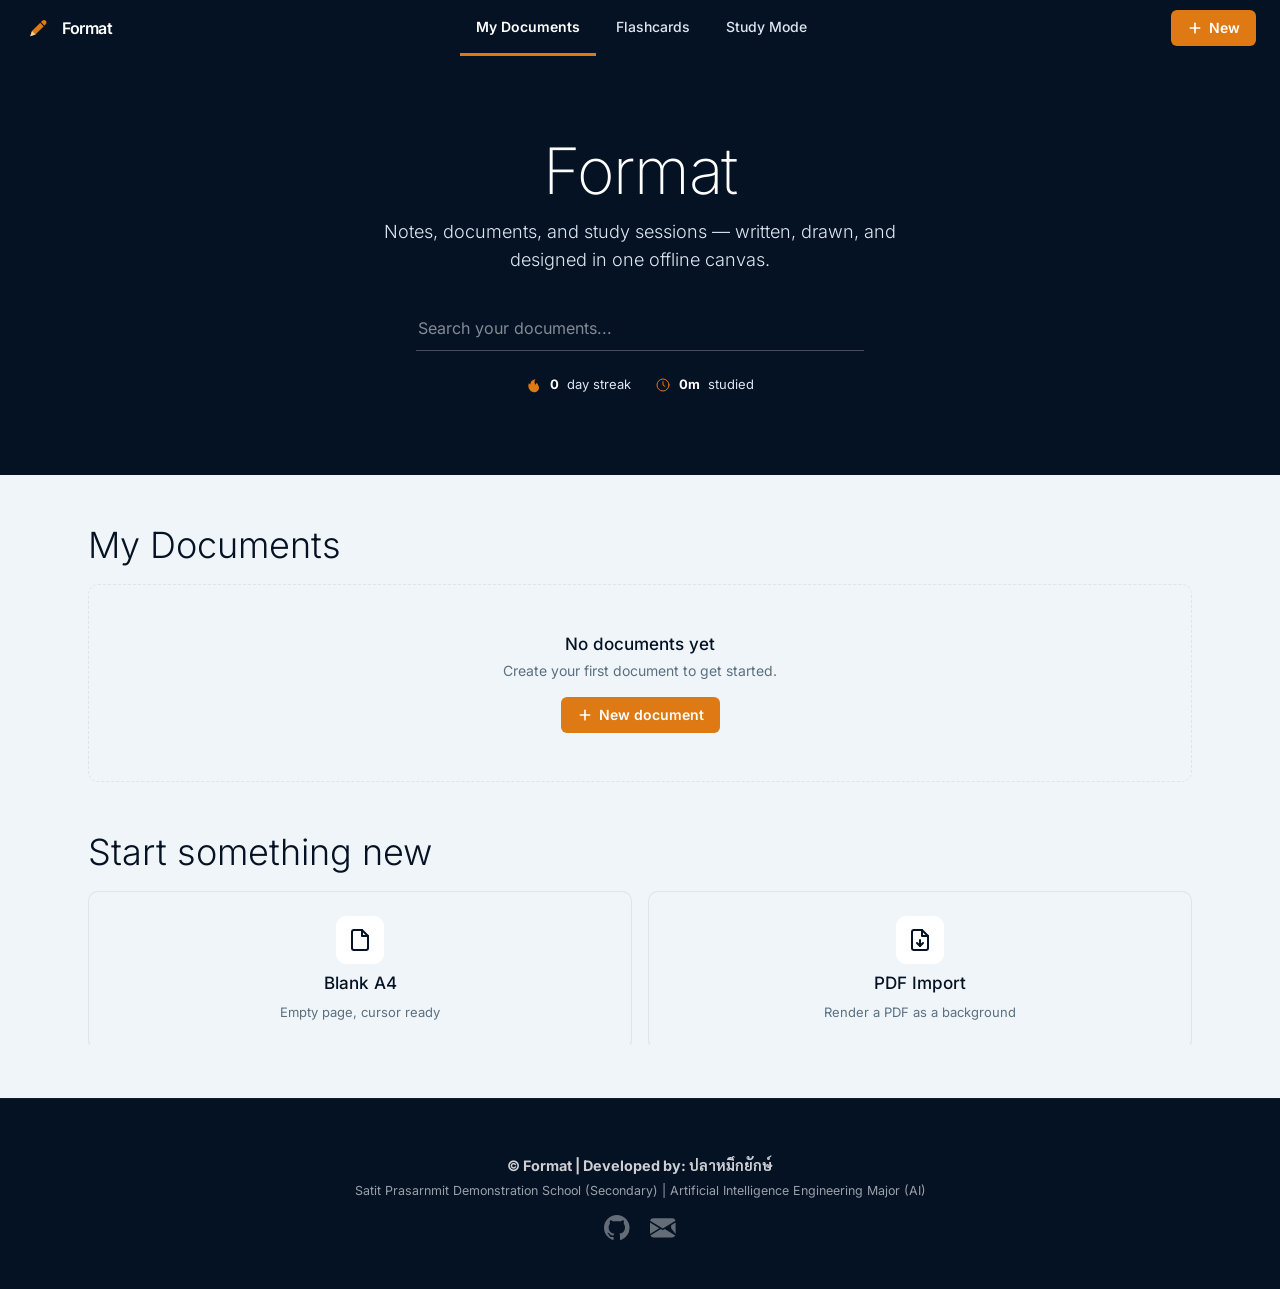
<file: index.html>
<!DOCTYPE html>
<html lang="en">

<head>
  <meta charset="UTF-8">
  <meta name="viewport" content="width=device-width, initial-scale=1.0">
  <meta name="theme-color" content="#051224">
  <meta name="description" content="Format — a fully offline, local-first document and note-taking app.">
  <title>Format</title>

  <link rel="manifest" href="manifest.json">
  <link rel="icon" type="image/svg+xml" href="assets/icons/logo.svg">
  <link rel="apple-touch-icon" href="assets/icons/apple-touch.png">

  <link rel="stylesheet" href="lib/tailwind.css">
  <link rel="stylesheet" href="lib/katex.min.css">
  <link rel="stylesheet" href="css/main.css">
  <link rel="stylesheet" href="css/nav.css">
  <link rel="stylesheet" href="css/home.css">
  <link rel="stylesheet" href="css/editor.css">
  <link rel="stylesheet" href="css/study.css">
  <link rel="stylesheet" href="css/modals.css">
  <link rel="stylesheet" href="css/responsive.css">
</head>

<body class="min-h-screen bg-navy-50 text-navy-800">

  <!-- Top navigation -->
  <header class="sticky top-0 z-50 flex h-14 items-center justify-between gap-6 bg-navy-800 px-6 text-white">
    <div class="flex items-center gap-2.5">
      <img src="assets/icons/logo.svg" alt="" class="h-7 w-7 rounded-md">
      <span class="text-base font-semibold tracking-tight">Format</span>
    </div>

    <nav class="topnav__inline h-full items-center gap-1">
      <a href="#home" data-view="home" class="topnav__link is-active">My Documents</a>
      <a href="#flashcards" data-view="flashcards" class="topnav__link">Flashcards</a>
      <a href="#study" data-view="study" class="topnav__link">Study Mode</a>
    </nav>

    <div class="flex items-center gap-3">
      <button type="button" data-action="new-doc"
        class="inline-flex items-center gap-1.5 rounded-md bg-amber px-4 py-2 text-sm font-semibold text-white transition-colors hover:bg-amber-hover">
        <svg xmlns="http://www.w3.org/2000/svg" viewBox="0 0 24 24" fill="none" stroke="currentColor" stroke-width="2.5"
          stroke-linecap="round" stroke-linejoin="round" class="h-4 w-4">
          <line x1="12" y1="5" x2="12" y2="19" />
          <line x1="5" y1="12" x2="19" y2="12" />
        </svg>
        New
      </button>
      <!-- Mobile menu toggle (shown when the inline nav is hidden) -->
      <button type="button" data-action="nav-menu" id="nav-menu-btn"
        class="topnav__menu-btn inline-flex h-9 w-9 items-center justify-center rounded-md text-navy-100 transition-colors hover:bg-white/10 hover:text-white"
        aria-label="Menu" aria-expanded="false" aria-controls="nav-menu">
        <svg xmlns="http://www.w3.org/2000/svg" viewBox="0 0 24 24" fill="none" stroke="currentColor" stroke-width="2"
          stroke-linecap="round" stroke-linejoin="round" class="h-5 w-5">
          <line x1="3" y1="6" x2="21" y2="6" />
          <line x1="3" y1="12" x2="21" y2="12" />
          <line x1="3" y1="18" x2="21" y2="18" />
        </svg>
      </button>
    </div>

    <!-- Mobile dropdown menu -->
    <nav id="nav-menu" class="nav-menu">
      <a href="#home" data-view="home" class="nav-menu__link is-active">My Documents</a>
      <a href="#flashcards" data-view="flashcards" class="nav-menu__link">Flashcards</a>
      <a href="#study" data-view="study" class="nav-menu__link">Study Mode</a>
    </nav>
  </header>

  <main>
    <!-- Home view -->
    <section id="view-home" class="view">
      <div class="bg-navy-800 px-6 py-16 text-center text-white sm:py-20">
        <h1 class="text-display">Format</h1>
        <p class="mx-auto mt-3 max-w-xl text-base font-light text-navy-100 sm:text-lg">
          Notes, documents, and study sessions — written, drawn, and designed in one offline canvas.
        </p>
        <div class="mx-auto mt-8 max-w-md">
          <input type="search" placeholder="Search your documents..." class="hero-search"
            aria-label="Search your documents">
        </div>
        <div class="hero-stats" id="hero-stats">
          <span class="hero-stat">
            <span class="hero-stat__icon">
              <svg xmlns="http://www.w3.org/2000/svg" viewBox="0 0 24 24" fill="currentColor">
                <path
                  d="M12 23c4.5 0 7.5-3 7.5-6.75 0-3.5-2.25-5.5-3.5-7.75-.5 1.5-1.5 2.5-2.25 3-1-3-1.5-5.5.25-8.5C9 4.5 6.5 7 6.5 11c-1 0-1.75-.75-2-2-.75 1.5-1 3-1 4.25C3.5 17.25 7 23 12 23z" />
              </svg>
            </span>
            <span class="hero-stat__value" id="hero-stat-streak">0</span>
            <span class="hero-stat__label">day streak</span>
          </span>
          <span class="hero-stat">
            <span class="hero-stat__icon">
              <svg xmlns="http://www.w3.org/2000/svg" viewBox="0 0 24 24" fill="none" stroke="currentColor"
                stroke-width="1.5" stroke-linecap="round" stroke-linejoin="round">
                <circle cx="12" cy="12" r="9" />
                <path d="M12 7v5l3 2" />
              </svg>
            </span>
            <span class="hero-stat__value" id="hero-stat-total">0m</span>
            <span class="hero-stat__label">studied</span>
          </span>
        </div>
      </div>

      <div class="mx-auto max-w-6xl px-6 py-12">
        <section class="mb-12">
          <h2 class="text-heading mb-4 text-navy-800">My Documents</h2>

          <div id="doc-empty-state" class="empty-state hidden">
            <p class="text-card-title text-navy-800">No documents yet</p>
            <p class="mt-1 text-sm text-muted">Create your first document to get started.</p>
            <button type="button" data-action="new-doc"
              class="mt-4 inline-flex items-center gap-1.5 rounded-md bg-amber px-4 py-2 text-sm font-semibold text-white transition-colors hover:bg-amber-hover">
              <svg xmlns="http://www.w3.org/2000/svg" viewBox="0 0 24 24" fill="none" stroke="currentColor"
                stroke-width="2.5" stroke-linecap="round" stroke-linejoin="round" class="h-4 w-4">
                <line x1="12" y1="5" x2="12" y2="19" />
                <line x1="5" y1="12" x2="19" y2="12" />
              </svg>
              New document
            </button>
          </div>

          <p id="doc-no-results" class="hidden text-sm text-muted">No documents match your search.</p>

          <div id="doc-grid" class="doc-grid"></div>
        </section>

        <section id="review-queue" class="review-queue-section mb-12 hidden"></section>

        <section id="templates">
          <h2 class="text-heading mb-4 text-navy-800">Start something new</h2>
          <div class="template-grid">
            <button type="button" class="template-card" data-template="blank">
              <span class="template-card__icon">
                <svg xmlns="http://www.w3.org/2000/svg" viewBox="0 0 24 24" fill="none" stroke="currentColor"
                  stroke-width="2" stroke-linecap="round" stroke-linejoin="round" class="h-6 w-6">
                  <path d="M14 2H6a2 2 0 0 0-2 2v16a2 2 0 0 0 2 2h12a2 2 0 0 0 2-2V8z" />
                  <path d="M14 2v6h6" />
                </svg>
              </span>
              <span class="text-card-title text-navy-800">Blank A4</span>
              <span class="template-card__desc">Empty page, cursor ready</span>
            </button>

            <button type="button" class="template-card" data-template="pdf">
              <span class="template-card__icon">
                <svg xmlns="http://www.w3.org/2000/svg" viewBox="0 0 24 24" fill="none" stroke="currentColor"
                  stroke-width="2" stroke-linecap="round" stroke-linejoin="round" class="h-6 w-6">
                  <path d="M14 2H6a2 2 0 0 0-2 2v16a2 2 0 0 0 2 2h12a2 2 0 0 0 2-2V8z" />
                  <path d="M14 2v6h6" />
                  <path d="M12 18v-6" />
                  <path d="m9 15 3 3 3-3" />
                </svg>
              </span>
              <span class="text-card-title text-navy-800">PDF Import</span>
              <span class="template-card__desc">Render a PDF as a background</span>
            </button>
          </div>
        </section>
      </div>

      <footer class="home-footer">
        <div class="container text-center mx-auto max-w-6xl px-6">
          <p class="footer-copy">&copy; Format | Developed by: ปลาหมึกยักษ์</p>
          <p class="footer-school">Satit Prasarnmit Demonstration School (Secondary) | Artificial Intelligence
            Engineering Major (AI)
          </p>
          <div class="footer-socials mt-3">
            <a href="https://github.com/Ray0737" target="_blank" class="footer-social-link" title="GitHub: Ray0737">
              <svg xmlns="http://www.w3.org/2000/svg" width="1em" height="1em" viewBox="0 0 16 16" fill="currentColor">
                <path
                  d="M8 0C3.58 0 0 3.58 0 8c0 3.54 2.29 6.53 5.47 7.59.4.07.55-.17.55-.38 0-.19-.01-.82-.01-1.49-2.01.37-2.53-.49-2.69-.94-.09-.23-.48-.94-.82-1.13-.28-.15-.68-.52-.01-.53.63-.01 1.08.58 1.23.82.72 1.21 1.87.87 2.33.66.07-.52.28-.87.51-1.07-1.78-.2-3.64-.89-3.64-3.95 0-.87.31-1.59.82-2.15-.08-.2-.36-1.02.08-2.12 0 0 .67-.21 2.2.82.64-.18 1.32-.27 2-.27.68 0 1.36.09 2 .27 1.53-1.04 2.2-.82 2.2-.82.44 1.1.16 1.92.08 2.12.51.56.82 1.27.82 2.15 0 3.07-1.87 3.75-3.65 3.95.29.25.54.73.54 1.48 0 1.07-.01 1.93-.01 2.2 0 .21.15.46.55.38A8.012 8.012 0 0 0 16 8c0-4.42-3.58-8-8-8z" />
              </svg>
            </a>
            <a href="mailto:raphee.rattanmanoonporn@gmail.com" class="footer-social-link" title="Email">
              <svg xmlns="http://www.w3.org/2000/svg" width="1em" height="1em" viewBox="0 0 16 16" fill="currentColor">
                <path
                  d="M.05 3.555A2 2 0 0 1 2 2h12a2 2 0 0 1 1.95 1.555L8 8.414.05 3.555ZM0 4.697v7.104l5.803-3.558L0 4.697ZM6.761 8.83l-6.57 4.027A2 2 0 0 0 2 14h12a2 2 0 0 0 1.808-1.144l-6.57-4.027L8 9.586l-.239-.156Zm6.436-.562L16 11.801V4.697l-2.803 1.718Z" />
              </svg>
            </a>
          </div>
        </div>
      </footer>
    </section>

    <!-- Editor view -->
    <section id="view-editor" class="view hidden">
      <header class="editor-topbar">
        <div class="editor-topbar__left">
          <button type="button" class="editor-back" data-action="editor-back">
            <span class="flex h-4 w-4">
              <svg xmlns="http://www.w3.org/2000/svg" viewBox="0 0 24 24" fill="none" stroke="currentColor"
                stroke-width="2" stroke-linecap="round" stroke-linejoin="round">
                <line x1="19" y1="12" x2="5" y2="12" />
                <polyline points="12 19 5 12 12 5" />
              </svg>
            </span>
            Format
          </button>
          <span class="editor-topbar__sep">/</span>
          <input type="text" id="editor-title" class="editor-title-input" value="Untitled" aria-label="Document title"
            autocomplete="off">
        </div>

        <div class="editor-topbar__center">
          <span id="editor-save-status" class="editor-save-status">Saved</span>
        </div>

        <div class="editor-topbar__right">
          <button type="button" class="editor-btn" data-action="toggle-ink" title="Toggle pen / draw mode">
            <span class="flex h-4 w-4">
              <svg xmlns="http://www.w3.org/2000/svg" viewBox="0 0 24 24" fill="none" stroke="currentColor"
                stroke-width="2" stroke-linecap="round" stroke-linejoin="round">
                <path d="M12 19l7-7 3 3-7 7-3-3z" /><path d="M18 13l-1.5-7.5L2 2l3.5 14.5L13 18l5-5z" /><path d="M2 2l7.586 7.586" /><circle cx="11" cy="11" r="2" />
              </svg>
            </span>
            Draw
          </button>
          <button type="button" class="editor-btn" data-action="editor-study">Study Mode</button>
          <button type="button" class="editor-btn" data-action="editor-export">Export</button>
          <button type="button" class="editor-btn editor-btn--primary" data-action="editor-save">Save</button>
        </div>
      </header>

      <div class="editor-toolbar-bar">
        <div class="editor-toolbar" id="editor-toolbar"></div>
      </div>

      <div class="editor-canvas" id="editor-canvas"></div>

      <div class="editor-zoom" id="editor-zoom">
        <button type="button" class="editor-zoom__btn" data-action="zoom-out" title="Zoom out"
          aria-label="Zoom out">&minus;</button>
        <span class="editor-zoom__level" id="editor-zoom-level">100%</span>
        <button type="button" class="editor-zoom__btn" data-action="zoom-in" title="Zoom in"
          aria-label="Zoom in">+</button>
        <span class="editor-zoom__sep" aria-hidden="true"></span>
        <button type="button" class="editor-zoom__btn editor-zoom__btn--home" data-action="zoom-reset"
          title="Reset zoom to 100%" aria-label="Reset zoom to 100%">
          <svg xmlns="http://www.w3.org/2000/svg" viewBox="0 0 24 24" fill="none" stroke="currentColor"
            stroke-width="2" stroke-linecap="round" stroke-linejoin="round">
            <path d="M3 11.5 12 4l9 7.5" />
            <path d="M5 10v10h14V10" />
          </svg>
        </button>
      </div>
    </section>

    <!-- Flashcards view (standalone decks, not document-based) -->
    <section id="view-flashcards" class="view hidden">
      <div class="mx-auto max-w-6xl px-6 py-12" id="flashcards-stage"></div>
    </section>

    <!-- Study mode view -->
    <section id="view-study" class="view hidden study-view">
      <a href="#home" data-view="home" class="study-home-link">
        <svg xmlns="http://www.w3.org/2000/svg" viewBox="0 0 24 24" fill="none" stroke="currentColor" stroke-width="2" stroke-linecap="round" stroke-linejoin="round"><line x1="19" y1="12" x2="5" y2="12"/><polyline points="12 19 5 12 12 5"/></svg>
        <span>Return to home</span>
      </a>
      <div class="study-stage" id="study-stage"></div>
    </section>
  </main>

  <!-- Floating control panel for selected doc elements (images, shapes) -->
  <div class="element-panel" id="element-panel"></div>

  <!-- New document modal -->
  <div id="new-doc-modal" class="modal-overlay hidden" role="dialog" aria-modal="true"
    aria-labelledby="new-doc-heading">
    <div class="modal modal--picker">
      <div class="modal__header">
        <h2 id="new-doc-heading" class="modal__title">New document</h2>
        <button type="button" class="modal__close" data-action="close-modal" aria-label="Close">&times;</button>
      </div>
      <div class="modal__body">
        <div class="picker-field">
          <label class="picker-label" for="new-doc-name">Document name</label>
          <input type="text" id="new-doc-name" class="picker-input" placeholder="Untitled" autocomplete="off">
        </div>
        <div class="picker-field">
          <span class="picker-label">Type</span>
          <div class="picker-row" id="new-doc-types"></div>
        </div>
        <p class="picker-note">Documents are stored locally on this device — nothing is uploaded.</p>
      </div>
      <div class="modal__footer modal__footer--full">
        <button type="button" id="new-doc-create" class="picker-cta">Create document</button>
      </div>
    </div>
  </div>

  <!-- Export chooser modal -->
  <div id="export-modal" class="modal-overlay hidden" role="dialog" aria-modal="true" aria-labelledby="export-heading">
    <div class="modal modal--picker">
      <div class="modal__header">
        <h2 id="export-heading" class="modal__title">Export document</h2>
        <button type="button" class="modal__close" data-action="export-close" aria-label="Close">&times;</button>
      </div>
      <div class="modal__body">
        <div class="picker-field">
          <span class="picker-label">Format</span>
          <div class="picker-row" id="export-types">
            <button type="button" class="picker-card is-selected" data-export="print">
              <span class="picker-card__check">
                <svg xmlns="http://www.w3.org/2000/svg" viewBox="0 0 24 24" fill="none" stroke="currentColor" stroke-width="3" stroke-linecap="round" stroke-linejoin="round"><polyline points="20 6 9 17 4 12"/></svg>
              </span>
              <span class="picker-card__icon">
                <svg xmlns="http://www.w3.org/2000/svg" viewBox="0 0 24 24" fill="none" stroke="currentColor" stroke-width="1.8" stroke-linecap="round" stroke-linejoin="round"><polyline points="6 9 6 2 18 2 18 9"/><path d="M6 18H4a2 2 0 0 1-2-2v-5a2 2 0 0 1 2-2h16a2 2 0 0 1 2 2v5a2 2 0 0 1-2 2h-2"/><rect x="6" y="14" width="12" height="8"/></svg>
              </span>
              <span class="picker-card__title">Print / PDF</span>
              <span class="picker-card__desc">Browser print dialog</span>
            </button>
            <button type="button" class="picker-card" data-export="pdf">
              <span class="picker-card__check">
                <svg xmlns="http://www.w3.org/2000/svg" viewBox="0 0 24 24" fill="none" stroke="currentColor" stroke-width="3" stroke-linecap="round" stroke-linejoin="round"><polyline points="20 6 9 17 4 12"/></svg>
              </span>
              <span class="picker-card__icon">
                <svg xmlns="http://www.w3.org/2000/svg" viewBox="0 0 24 24" fill="none" stroke="currentColor" stroke-width="1.8" stroke-linecap="round" stroke-linejoin="round"><path d="M14 2H6a2 2 0 0 0-2 2v16a2 2 0 0 0 2 2h12a2 2 0 0 0 2-2V8z"/><path d="M14 2v6h6"/><path d="M12 18v-6"/><path d="m9 15 3 3 3-3"/></svg>
              </span>
              <span class="picker-card__title">PDF file</span>
              <span class="picker-card__desc">A4 pages, with ink</span>
            </button>
            <button type="button" class="picker-card" data-export="png">
              <span class="picker-card__check">
                <svg xmlns="http://www.w3.org/2000/svg" viewBox="0 0 24 24" fill="none" stroke="currentColor" stroke-width="3" stroke-linecap="round" stroke-linejoin="round"><polyline points="20 6 9 17 4 12"/></svg>
              </span>
              <span class="picker-card__icon">
                <svg xmlns="http://www.w3.org/2000/svg" viewBox="0 0 24 24" fill="none" stroke="currentColor" stroke-width="1.8" stroke-linecap="round" stroke-linejoin="round"><rect x="3" y="3" width="18" height="18" rx="2"/><circle cx="8.5" cy="8.5" r="1.5"/><path d="m21 15-5-5L5 21"/></svg>
              </span>
              <span class="picker-card__title">PNG image</span>
              <span class="picker-card__desc">One per page, with ink</span>
            </button>
          </div>
        </div>
        <p class="picker-note">Ink and images are included. PDF and PNG render each page; Print uses your browser's dialog.</p>
      </div>
      <div class="modal__footer modal__footer--full">
        <button type="button" class="picker-cta" data-action="export-run">Export</button>
      </div>
    </div>
  </div>

  <!-- Equation editor modal (Phase 13) -->
  <div id="equation-modal" class="modal-overlay hidden" role="dialog" aria-modal="true"
    aria-labelledby="equation-heading">
    <div class="modal">
      <div class="modal__header">
        <h2 id="equation-heading" class="text-card-title text-navy-800">Insert equation</h2>
        <button type="button" class="modal__close" data-action="equation-close" aria-label="Close">&times;</button>
      </div>
      <div class="modal__body">
        <div class="equation-preview" id="equation-preview">
          <span class="equation-empty">Preview appears here</span>
        </div>
        <div>
          <label class="modal__label" for="equation-input">LaTeX</label>
          <textarea id="equation-input" class="equation-input mt-1.5" rows="3"
            placeholder="e.g.  \frac{-b \pm \sqrt{b^2-4ac}}{2a}" autocomplete="off" spellcheck="false"></textarea>
          <p class="equation-error" id="equation-error"></p>
        </div>
      </div>
      <div class="modal__footer">
        <button type="button" class="modal__btn modal__btn--secondary" data-action="equation-close">Cancel</button>
        <button type="button" class="modal__btn modal__btn--primary" data-action="equation-insert">Insert</button>
      </div>
    </div>
  </div>

  <!-- Keyboard shortcuts overlay (Phase 12) -->
  <div id="shortcuts-modal" class="modal-overlay hidden" role="dialog" aria-modal="true"
    aria-labelledby="shortcuts-heading">
    <div class="modal">
      <div class="modal__header">
        <h2 id="shortcuts-heading" class="text-card-title text-navy-800">Keyboard shortcuts</h2>
        <button type="button" class="modal__close" data-action="shortcuts-close" aria-label="Close">&times;</button>
      </div>
      <div class="modal__body">
        <div class="shortcuts-list" id="shortcuts-list"></div>
      </div>
    </div>
  </div>

  <!-- Toast notifications -->
  <div id="toast" class="toast" role="status" aria-live="polite"></div>

  <!-- Confirm dialog (replaces native confirm()) -->
  <div id="confirm-modal" class="modal-overlay hidden" role="alertdialog" aria-modal="true"
    aria-labelledby="confirm-heading">
    <div class="confirm-dialog">
      <span class="confirm-dialog__icon" aria-hidden="true">
        <svg xmlns="http://www.w3.org/2000/svg" viewBox="0 0 24 24" fill="none" stroke="currentColor"
          stroke-width="2" stroke-linecap="round" stroke-linejoin="round">
          <path d="M10.29 3.86 1.82 18a2 2 0 0 0 1.71 3h16.94a2 2 0 0 0 1.71-3L13.71 3.86a2 2 0 0 0-3.42 0z" />
          <line x1="12" y1="9" x2="12" y2="13" />
          <line x1="12" y1="17" x2="12.01" y2="17" />
        </svg>
      </span>
      <h2 id="confirm-heading" class="confirm-dialog__title">Delete</h2>
      <p class="confirm-dialog__message" id="confirm-message"></p>
      <div class="confirm-dialog__actions">
        <button type="button" class="confirm-btn confirm-btn--cancel" data-action="confirm-cancel">No, keep it.</button>
        <button type="button" class="confirm-btn confirm-btn--danger" data-action="confirm-ok">Yes, delete!</button>
      </div>
    </div>
  </div>

  <script src="src/utils/date.js"></script>
  <script src="src/utils/dom.js"></script>
  <script src="src/utils/toast.js"></script>
  <script src="src/engine/templates.js"></script>
  <script src="src/engine/doc-store.js"></script>
  <script src="src/engine/editor-cmd.js"></script>
  <script src="src/engine/ink-canvas.js"></script>
  <script src="src/engine/export.js"></script>
  <script src="src/engine/equation.js"></script>
  <script src="src/engine/timer.js"></script>
  <script src="src/engine/study-stats.js"></script>
  <script src="src/engine/srs.js"></script>
  <script src="src/engine/deck-store.js"></script>
  <script src="src/components/doc-card.js"></script>
  <script src="src/components/modal.js"></script>
  <script src="src/components/confirm-dialog.js"></script>
  <script src="src/components/toolbar.js"></script>
  <script src="src/components/element-panel.js"></script>
  <script src="src/components/table-tools.js"></script>
  <script src="src/components/template-runtime.js"></script>
  <script src="src/components/shortcuts.js"></script>
  <script src="src/components/review.js"></script>
  <script src="src/components/flight-display.js"></script>
  <script src="src/views/home.js"></script>
  <script src="src/views/editor.js"></script>
  <script src="src/views/study.js"></script>
  <script src="src/views/flashcards.js"></script>
  <script src="src/app.js"></script>
</body>

</html>
</file>
<file: css/main.css>
/* Format — base styles, fonts, typography scale */

/* Inter — self-hosted, no CDN */
@font-face {
  font-family: "Inter";
  font-style: normal;
  font-weight: 200;
  font-display: swap;
  src: url("../assets/fonts/inter/inter-200.woff2") format("woff2");
}
@font-face {
  font-family: "Inter";
  font-style: normal;
  font-weight: 300;
  font-display: swap;
  src: url("../assets/fonts/inter/inter-300.woff2") format("woff2");
}
@font-face {
  font-family: "Inter";
  font-style: normal;
  font-weight: 400;
  font-display: swap;
  src: url("../assets/fonts/inter/inter-400.woff2") format("woff2");
}
@font-face {
  font-family: "Inter";
  font-style: normal;
  font-weight: 500;
  font-display: swap;
  src: url("../assets/fonts/inter/inter-500.woff2") format("woff2");
}
@font-face {
  font-family: "Inter";
  font-style: normal;
  font-weight: 600;
  font-display: swap;
  src: url("../assets/fonts/inter/inter-600.woff2") format("woff2");
}
@font-face {
  font-family: "Inter";
  font-style: normal;
  font-weight: 700;
  font-display: swap;
  src: url("../assets/fonts/inter/inter-700.woff2") format("woff2");
}

/* Sarabun — self-hosted, Thai-script subset only (Latin/numbers fall back
   to Inter via unicode-range, which Google Fonts already restricts this
   subset to). */
@font-face {
  font-family: "Sarabun";
  font-style: normal;
  font-weight: 400;
  font-display: swap;
  src: url("../assets/fonts/sarabun/sarabun-400.woff2") format("woff2");
  unicode-range: U+02D7, U+0303, U+0331, U+0E01-0E5B, U+200C-200D, U+25CC;
}
@font-face {
  font-family: "Sarabun";
  font-style: normal;
  font-weight: 600;
  font-display: swap;
  src: url("../assets/fonts/sarabun/sarabun-600.woff2") format("woff2");
  unicode-range: U+02D7, U+0303, U+0331, U+0E01-0E5B, U+200C-200D, U+25CC;
}
@font-face {
  font-family: "Sarabun";
  font-style: normal;
  font-weight: 700;
  font-display: swap;
  src: url("../assets/fonts/sarabun/sarabun-700.woff2") format("woff2");
  unicode-range: U+02D7, U+0303, U+0331, U+0E01-0E5B, U+200C-200D, U+25CC;
}

/* Typography scale — see README "Design Language > Typography" */
.text-display {
  font-weight: 200;
  font-size: clamp(2.75rem, 6vw, 4rem);
  line-height: 1.1;
  letter-spacing: -0.02em;
}

.text-heading {
  font-weight: 300;
  font-size: clamp(1.75rem, 4vw, 2.25rem);
  line-height: 1.25;
}

.text-card-title {
  font-weight: 500;
  font-size: 1.0625rem;
  line-height: 1.4;
}

.text-label {
  font-weight: 600;
  font-size: 0.8125rem;
  letter-spacing: 0.06em;
  text-transform: uppercase;
}

.text-iata {
  font-weight: 700;
  font-size: clamp(3.5rem, 8vw, 4.5rem);
  letter-spacing: 0.08em;
  line-height: 1;
}

/* Hero search — underline style, white text on navy */
.hero-search {
  width: 100%;
  border: none;
  border-bottom: 1px solid rgb(255 255 255 / 0.25);
  background: transparent;
  color: var(--color-white);
  font-size: 1rem;
  padding: 10px 2px;
  outline: none;
  transition: border-color 0.15s ease;
}

.hero-search::placeholder {
  color: rgb(255 255 255 / 0.5);
}

.hero-search:focus {
  border-bottom-color: var(--color-amber);
}

.hero-search::-webkit-search-cancel-button {
  -webkit-appearance: none;
  appearance: none;
  height: 14px;
  width: 14px;
  background-image: url("data:image/svg+xml;utf8,%3Csvg xmlns='http://www.w3.org/2000/svg' viewBox='0 0 24 24' fill='none' stroke='white' stroke-width='2.5' stroke-linecap='round' stroke-linejoin='round'%3E%3Cline x1='18' y1='6' x2='6' y2='18'%3E%3C/line%3E%3Cline x1='6' y1='6' x2='18' y2='18'%3E%3C/line%3E%3C/svg%3E");
  background-size: contain;
  background-repeat: no-repeat;
  cursor: pointer;
  transition: transform 0.2s cubic-bezier(0.4, 0, 0.2, 1), opacity 0.2s ease;
  opacity: 0.6;
}

.hero-search::-webkit-search-cancel-button:hover {
  background-image: url("data:image/svg+xml;utf8,%3Csvg xmlns='http://www.w3.org/2000/svg' viewBox='0 0 24 24' fill='none' stroke='%23ffb000' stroke-width='2.5' stroke-linecap='round' stroke-linejoin='round'%3E%3Cline x1='18' y1='6' x2='6' y2='18'%3E%3C/line%3E%3Cline x1='6' y1='6' x2='18' y2='18'%3E%3C/line%3E%3C/svg%3E");
  transform: scale(1.15);
  opacity: 1;
}
</file>
<file: css/nav.css>
/* Format — top navigation */

/* Inline nav links: shown on wide screens (≥900px), replaced by the hamburger
   dropdown on portrait tablets / phones. */
.topnav__inline {
  display: none;
}

@media (min-width: 900px) {
  .topnav__inline {
    display: flex;
  }
}

.topnav__link {
  display: flex;
  align-items: center;
  height: 100%;
  padding: 0 16px;
  font-size: 0.875rem;
  font-weight: 500;
  color: var(--color-navy-100);
  border-bottom: 3px solid transparent;
  white-space: nowrap;
  transition: color 0.15s ease, border-color 0.15s ease;
}

.topnav__link:hover {
  color: var(--color-white);
}

.topnav__link.is-active {
  color: var(--color-white);
  font-weight: 600;
  border-bottom-color: var(--color-amber);
}

/* ── Mobile dropdown menu (shown when the inline nav is hidden) ──────── */
.topnav__menu-btn {
  display: inline-flex;
}

.nav-menu {
  display: none;
  position: absolute;
  top: calc(100% + 6px);
  right: 12px;
  z-index: 60;
  min-width: 190px;
  flex-direction: column;
  gap: 2px;
  padding: 6px;
  background: var(--color-navy-800);
  border: 1px solid rgb(255 255 255 / 0.1);
  border-radius: 12px;
  box-shadow: 0 12px 30px rgb(0 0 0 / 0.4);
}

.nav-menu.is-open {
  display: flex;
}

.nav-menu__link {
  display: block;
  padding: 11px 14px;
  border-radius: 8px;
  font-size: 0.9375rem;
  font-weight: 500;
  color: var(--color-navy-100);
  white-space: nowrap;
  transition: background-color 0.15s ease, color 0.15s ease;
}

.nav-menu__link:hover {
  background: rgb(255 255 255 / 0.08);
  color: var(--color-white);
}

.nav-menu__link.is-active {
  color: var(--color-white);
  background: rgb(222 121 20 / 0.18);
}

/* On wide screens the inline nav is used; hide the mobile menu + toggle. */
@media (min-width: 900px) {
  .topnav__menu-btn {
    display: none !important;
  }
  .nav-menu {
    display: none !important;
  }
}
</file>
<file: css/home.css>
/* Format — home view: doc card grid, template grid, search */

/* Hero stats — daily streak + cumulative study time */
.hero-stats {
  display: flex;
  align-items: center;
  justify-content: center;
  flex-wrap: wrap;
  gap: 24px;
  margin-top: 24px;
}

.hero-stat {
  display: inline-flex;
  align-items: center;
  gap: 8px;
  font-size: 0.8125rem;
  color: var(--color-navy-100);
}

.hero-stat__icon {
  display: flex;
  color: var(--color-amber);
}

.hero-stat__icon svg {
  width: 16px;
  height: 16px;
}

.hero-stat__value {
  font-weight: 700;
  color: var(--color-white);
}

.doc-grid {
  display: grid;
  grid-template-columns: repeat(auto-fit, minmax(200px, 1fr));
  gap: 16px;
}

/* Tailwind's `.hidden` utility lives in the `utilities` cascade layer, which
   loses to these unlayered `display` rules at equal specificity. Override
   with a more specific unlayered selector so JS-toggled `.hidden` works. */
#doc-grid.hidden,
#doc-empty-state.hidden {
  display: none;
}

.template-grid {
  display: grid;
  grid-template-columns: repeat(auto-fit, minmax(160px, 1fr));
  gap: 16px;
}

.template-card {
  display: flex;
  flex-direction: column;
  align-items: center;
  gap: 8px;
  padding: 24px 16px;
  text-align: center;
  background: var(--color-navy-50);
  border: 1px solid var(--color-border);
  border-bottom: 3px solid transparent;
  border-radius: 10px;
  transition: border-color 0.15s ease;
}

.template-card:hover {
  border-bottom-color: var(--color-amber);
}

.template-card__icon {
  display: flex;
  align-items: center;
  justify-content: center;
  width: 48px;
  height: 48px;
  border-radius: 10px;
  background: var(--color-white);
  color: var(--color-navy-800);
}

.template-card__desc {
  font-size: 0.8125rem;
  color: var(--color-muted);
}

.doc-card__delete svg,
.doc-card__duplicate svg {
  width: 15px;
  height: 15px;
}

.empty-state {
  display: flex;
  flex-direction: column;
  align-items: center;
  text-align: center;
  padding: 48px 24px;
  border: 1px dashed var(--color-border);
  border-radius: 10px;
}

/* Footer styles (matching website eduhub / NSC prototype 04) */
.home-footer {
  background: var(--color-navy-800, #051224);
  color: #FFFFFF;
  border-top: 1px solid rgba(255, 255, 255, 0.05);
  padding: 3.5rem 1.5rem 3rem 1.5rem;
  text-align: center;
  display: flex;
  flex-direction: column;
  align-items: center;
  justify-content: center;
}

.footer-copy {
  font-weight: 700;
  font-size: 0.9rem;
  opacity: 0.8;
  margin-bottom: 5px;
}

.footer-school {
  font-size: 0.78rem;
  opacity: 0.6;
  margin-bottom: 15px;
  line-height: 1.5;
}

.footer-socials {
  display: flex;
  justify-content: center;
  gap: 20px;
}

.footer-social-link {
  color: rgba(255, 255, 255, 0.38);
  font-size: 1.6rem;
  transition: color 0.2s ease, transform 0.2s ease;
  display: inline-flex;
  align-items: center;
  justify-content: center;
  text-decoration: none;
}

.footer-social-link:hover {
  color: #FFFFFF;
  transform: translateY(-3px);
}
/* ── Due-for-review queue (Phase 14) ───────────────────────────────── */
.review-queue-section.hidden {
  display: none;
}

.review-queue-grid {
  display: grid;
  grid-template-columns: repeat(auto-fill, minmax(220px, 1fr));
  gap: 16px;
}

.review-queue-card {
  display: flex;
  flex-direction: column;
  gap: 4px;
  padding: 16px;
  border: 1px solid var(--color-border);
  border-radius: 12px;
  background: var(--color-white);
  transition: box-shadow 0.15s ease;
}

.review-queue-card:hover {
  box-shadow: 0 4px 16px rgb(5 18 36 / 0.08);
}

.review-queue-card__icon {
  display: flex;
  width: 22px;
  height: 22px;
  color: var(--color-muted);
}

.review-queue-card__title {
  margin-top: 2px;
  font-size: 0.9375rem;
  font-weight: 600;
  color: var(--color-navy-800);
  white-space: nowrap;
  overflow: hidden;
  text-overflow: ellipsis;
}

.review-queue-card__meta {
  font-size: 0.8125rem;
  color: var(--color-muted);
}

.review-queue-card__meta .is-due {
  color: var(--color-amber);
  font-weight: 700;
}

.review-queue-card__btn {
  margin-top: 10px;
  padding: 8px;
  border: 1px solid var(--color-border);
  border-radius: 8px;
  background: var(--color-white);
  color: var(--color-navy-800);
  font-size: 0.8125rem;
  font-weight: 600;
  font-family: inherit;
  cursor: pointer;
  transition: background-color 0.15s ease, border-color 0.15s ease, color 0.15s ease;
}

.review-queue-card__btn:hover {
  background: var(--color-amber);
  border-color: var(--color-amber);
  color: #fff;
}

/* ── Flashcards view (standalone decks) ────────────────────────────── */
.fc-page-head {
  display: flex;
  align-items: flex-end;
  justify-content: space-between;
  gap: 16px;
  margin-bottom: 24px;
}

.fc-page-head__sub {
  margin-top: 6px;
  font-size: 0.8125rem;
  font-weight: 600;
  letter-spacing: 0.04em;
  text-transform: uppercase;
  color: var(--color-muted);
}

.fc-new-btn {
  display: inline-flex;
  align-items: center;
  gap: 6px;
  flex-shrink: 0;
  padding: 9px 16px;
  border: none;
  border-radius: 8px;
  background: var(--color-amber);
  color: #fff;
  font-size: 0.875rem;
  font-weight: 600;
  font-family: inherit;
  cursor: pointer;
  transition: background-color 0.15s ease;
}

.fc-new-btn:hover {
  background: var(--color-amber-hover);
}

.fc-new-btn__icon {
  display: flex;
  width: 16px;
  height: 16px;
}

.fc-deck-grid {
  display: grid;
  grid-template-columns: repeat(auto-fill, minmax(220px, 1fr));
  gap: 16px;
}

.fc-deck-card {
  position: relative;
  display: flex;
  flex-direction: column;
  gap: 4px;
  padding: 16px;
  border: 1px solid var(--color-border);
  border-radius: 12px;
  background: var(--color-white);
  transition: box-shadow 0.15s ease;
}

.fc-deck-card:hover {
  box-shadow: 0 4px 16px rgb(5 18 36 / 0.08);
}

/* Full-card click target to open the deck (sits below the action buttons) */
.fc-deck-card__open {
  position: absolute;
  inset: 0;
  z-index: 0;
  border: none;
  background: none;
  cursor: pointer;
}

/* Always-visible delete (touch-friendly), kept above the open overlay so it's
   never blocked. The top-right corner is free (due moved into the meta line). */
.fc-deck-card__del {
  position: absolute;
  top: 8px;
  right: 8px;
  z-index: 2;
  display: flex;
  align-items: center;
  justify-content: center;
  width: 28px;
  height: 28px;
  border: none;
  background: none;
  border-radius: 6px;
  color: var(--color-muted);
  opacity: 0.55;
  cursor: pointer;
  transition: opacity 0.15s ease, background-color 0.15s ease, color 0.15s ease;
}

.fc-deck-card__del:hover {
  opacity: 1;
  background: var(--color-navy-50);
  color: var(--color-danger);
}

.fc-deck-card__del svg {
  width: 16px;
  height: 16px;
}

.fc-deck-card__icon {
  display: flex;
  width: 22px;
  height: 22px;
  color: var(--color-muted);
  pointer-events: none;
}

.fc-deck-card__name {
  margin-top: 2px;
  pointer-events: none;
  font-size: 0.9375rem;
  font-weight: 600;
  color: var(--color-navy-800);
  white-space: nowrap;
  overflow: hidden;
  text-overflow: ellipsis;
  /* leave room so a long title doesn't run under the delete button */
  padding-right: 24px;
}

.fc-deck-card__meta {
  pointer-events: none;
  font-size: 0.8125rem;
  color: var(--color-muted);
}

.fc-deck-card__due {
  color: var(--color-amber);
  font-weight: 700;
}

.fc-deck-card__review {
  position: relative;
  z-index: 1;
  margin-top: 10px;
  padding: 8px;
  border: 1px solid var(--color-border);
  border-radius: 8px;
  background: var(--color-white);
  font-size: 0.8125rem;
  font-weight: 600;
  font-family: inherit;
  color: var(--color-navy-800);
  cursor: pointer;
  transition: background-color 0.15s ease, border-color 0.15s ease, color 0.15s ease;
}

.fc-deck-card__review:hover {
  background: var(--color-amber);
  border-color: var(--color-amber);
  color: #fff;
}

.fc-deck-card--new {
  align-items: center;
  justify-content: center;
  gap: 8px;
  min-height: 132px;
  border: 1px dashed var(--color-border);
  color: var(--color-muted);
  font-size: 0.875rem;
  font-weight: 500;
  cursor: pointer;
}

.fc-deck-card--new:hover {
  border-color: var(--color-amber);
  color: var(--color-amber);
}

.fc-deck-card__plus {
  display: flex;
  width: 26px;
  height: 26px;
}

/* Deck editor */
.fc-back {
  display: inline-flex;
  align-items: center;
  gap: 6px;
  margin-bottom: 18px;
  border: none;
  background: none;
  padding: 6px 8px;
  border-radius: 6px;
  font-size: 0.875rem;
  font-weight: 600;
  font-family: inherit;
  color: var(--color-navy-800);
  cursor: pointer;
  transition: background-color 0.15s ease;
}

.fc-back:hover {
  background: var(--color-navy-50);
}

.fc-back__icon {
  display: flex;
  width: 16px;
  height: 16px;
}

.fc-editor-head {
  display: flex;
  align-items: center;
  justify-content: space-between;
  gap: 16px;
  flex-wrap: wrap;
  margin-bottom: 6px;
}

.fc-editor-meta {
  margin-bottom: 18px;
  font-size: 0.8125rem;
  font-weight: 600;
  letter-spacing: 0.04em;
  text-transform: uppercase;
  color: var(--color-muted);
}

.fc-deck-name {
  flex: 1;
  min-width: 200px;
  border: none;
  border-bottom: 2px solid transparent;
  background: none;
  font-size: 1.5rem;
  font-weight: 600;
  color: var(--color-navy-800);
  font-family: inherit;
  padding: 4px 2px;
  transition: border-color 0.15s ease;
}

.fc-deck-name:hover {
  border-bottom-color: var(--color-border);
}

.fc-deck-name:focus {
  outline: none;
  border-bottom-color: var(--color-amber);
}

.fc-editor-actions {
  display: flex;
  gap: 8px;
}

.fc-btn {
  padding: 8px 14px;
  border: 1px solid var(--color-border);
  border-radius: 8px;
  background: var(--color-white);
  font-size: 0.8125rem;
  font-weight: 600;
  font-family: inherit;
  color: var(--color-navy-800);
  cursor: pointer;
  transition: background-color 0.15s ease, border-color 0.15s ease, color 0.15s ease;
}

.fc-btn:hover {
  background: var(--color-navy-50);
}

.fc-btn:disabled {
  opacity: 0.5;
  cursor: not-allowed;
}

.fc-btn--primary {
  background: var(--color-amber);
  border-color: var(--color-amber);
  color: #fff;
}

.fc-btn--primary:hover:not(:disabled) {
  background: var(--color-amber-hover);
  border-color: var(--color-amber-hover);
}

.fc-btn--danger:hover {
  background: rgb(192 57 43 / 0.1);
  border-color: var(--color-danger);
  color: var(--color-danger);
}

.fc-card-list {
  display: flex;
  flex-direction: column;
  gap: 12px;
}

.fc-card-row {
  display: grid;
  grid-template-columns: 28px 1fr 1fr 32px;
  align-items: start;
  gap: 12px;
  padding: 14px;
  border: 1px solid var(--color-border);
  border-radius: 10px;
  background: var(--color-white);
}

.fc-card-row__num {
  padding-top: 4px;
  font-size: 0.8125rem;
  font-weight: 700;
  color: var(--color-muted);
  text-align: center;
}

.fc-card-field-wrap {
  display: flex;
  flex-direction: column;
  gap: 4px;
}

.fc-card-field-label {
  font-size: 0.6875rem;
  font-weight: 700;
  letter-spacing: 0.06em;
  text-transform: uppercase;
  color: var(--color-muted);
}

.fc-card-field {
  width: 100%;
  padding: 8px 10px;
  border: 1px solid var(--color-border);
  border-radius: 8px;
  background: var(--color-white);
  font-size: 0.9rem;
  line-height: 1.5;
  font-family: inherit;
  color: var(--color-navy-800);
  resize: vertical;
  transition: border-color 0.15s ease, box-shadow 0.15s ease;
}

.fc-card-field:focus {
  outline: none;
  border-color: var(--color-amber);
  box-shadow: 0 0 0 3px var(--color-amber-light);
}

.fc-add-card {
  display: flex;
  align-items: center;
  justify-content: center;
  gap: 6px;
  width: 100%;
  margin-top: 12px;
  padding: 12px;
  border: 1px dashed var(--color-border);
  border-radius: 10px;
  background: none;
  font-size: 0.875rem;
  font-weight: 600;
  font-family: inherit;
  color: var(--color-muted);
  cursor: pointer;
  transition: border-color 0.15s ease, color 0.15s ease, background-color 0.15s ease;
}

.fc-add-card:hover {
  border-color: var(--color-amber);
  color: var(--color-amber);
  background: var(--color-amber-light);
}

.fc-add-card__icon {
  display: flex;
  width: 16px;
  height: 16px;
}

.fc-card-del {
  display: flex;
  align-items: center;
  justify-content: center;
  width: 32px;
  height: 32px;
  margin-top: 2px;
  border: none;
  background: none;
  border-radius: 6px;
  color: var(--color-muted);
  cursor: pointer;
  transition: background-color 0.15s ease, color 0.15s ease;
}

.fc-card-del:hover {
  background: rgb(192 57 43 / 0.1);
  color: var(--color-danger);
}

.fc-card-del svg {
  width: 16px;
  height: 16px;
}

.fc-empty {
  padding: 32px 0;
  text-align: center;
}

.fc-empty__title {
  font-size: 1.0625rem;
  font-weight: 600;
  color: var(--color-navy-800);
}

.fc-empty__sub {
  margin-top: 4px;
  font-size: 0.875rem;
  color: var(--color-muted);
}

@media (max-width: 640px) {
  .fc-card-row {
    grid-template-columns: 1fr;
  }
  .fc-card-row__num {
    display: none;
  }
}
</file>
<file: css/editor.css>
/* Format — editor view: top bar, A4 page canvas, ink overlay (Phase 4-5, 8) */

.editor-topbar {
  position: sticky;
  top: 56px; /* below the global nav header (h-14) */
  z-index: 40;
  display: flex;
  align-items: center;
  justify-content: space-between;
  gap: 16px;
  height: 52px;
  padding: 0 20px;
  background: var(--color-white);
  border-bottom: 1px solid var(--color-border);
}

.editor-topbar__left {
  display: flex;
  align-items: center;
  gap: 10px;
  min-width: 0;
}

.editor-back {
  display: flex;
  align-items: center;
  gap: 6px;
  border: none;
  background: none;
  padding: 6px 10px;
  border-radius: 6px;
  font-size: 0.875rem;
  font-weight: 600;
  color: var(--color-navy-800);
  cursor: pointer;
  transition: background-color 0.15s ease;
}

.editor-back:hover {
  background: var(--color-navy-50);
}

.editor-topbar__sep {
  color: var(--color-border);
}

.editor-title-input {
  border: none;
  border-bottom: 1px solid transparent;
  background: none;
  font-size: 0.9375rem;
  font-weight: 600;
  color: var(--color-navy-800);
  padding: 6px 4px;
  border-radius: 0;
  min-width: 80px;
  max-width: 320px;
  font-family: inherit;
  transition: border-color 0.15s ease;
}

.editor-title-input:hover {
  border-bottom-color: var(--color-border);
}

.editor-title-input:focus {
  border-bottom-color: var(--color-amber);
  outline: none;
}

.editor-save-status {
  font-size: 0.8125rem;
  font-weight: 500;
  color: var(--color-muted);
  white-space: nowrap;
}

.editor-save-status.is-unsaved {
  color: var(--color-amber);
}

.editor-topbar__right {
  display: flex;
  align-items: center;
  gap: 8px;
}

.editor-btn {
  display: inline-flex;
  align-items: center;
  gap: 6px;
  padding: 7px 14px;
  border-radius: 6px;
  border: 1px solid var(--color-border);
  background: var(--color-white);
  font-size: 0.8125rem;
  font-weight: 600;
  font-family: inherit;
  color: var(--color-navy-800);
  cursor: pointer;
  transition: background-color 0.15s ease, border-color 0.15s ease;
}

.editor-btn:hover {
  background: var(--color-navy-50);
}

.editor-btn:disabled {
  opacity: 0.5;
  cursor: not-allowed;
}

.editor-btn:disabled:hover {
  background: var(--color-white);
}

.editor-btn--primary {
  background: var(--color-amber);
  border-color: var(--color-amber);
  color: var(--color-white);
}

.editor-btn--primary:hover {
  background: var(--color-amber-hover);
  border-color: var(--color-amber-hover);
}

/* Floating toolbar (Phase 5) */
.editor-toolbar-bar {
  position: sticky;
  top: 108px; /* below global nav (56px) + editor topbar (52px) */
  z-index: 39;
  display: flex;
  justify-content: center;
  padding: 10px 16px;
  pointer-events: none;
}

.editor-toolbar {
  pointer-events: auto;
  position: relative;
  display: flex;
  align-items: center;
  flex-wrap: wrap;
  justify-content: center;
  gap: 2px;
  max-width: 100%;
  padding: 6px 8px;
  background: var(--color-navy-800);
  border-radius: 12px;
  box-shadow: 0 8px 24px rgb(5 18 36 / 0.25);
}

.toolbar-group {
  display: flex;
  align-items: center;
  gap: 2px;
}

.toolbar-divider {
  width: 1px;
  height: 22px;
  margin: 0 4px;
  background: rgb(255 255 255 / 0.12);
  flex-shrink: 0;
}

.toolbar-btn {
  display: inline-flex;
  align-items: center;
  justify-content: center;
  gap: 1px;
  min-width: 32px;
  height: 32px;
  padding: 0 6px;
  border: none;
  background: none;
  border-radius: 6px;
  color: var(--color-navy-100);
  font-size: 0.875rem;
  font-weight: 600;
  font-family: inherit;
  line-height: 1;
  cursor: pointer;
  transition: background-color 0.15s ease, color 0.15s ease;
}

.toolbar-btn:hover {
  background: rgb(255 255 255 / 0.08);
  color: var(--color-white);
}

.toolbar-btn.is-active {
  background: rgb(222 121 20 / 0.18);
  color: var(--color-amber);
  box-shadow: inset 0 -2px 0 var(--color-amber);
}

.toolbar-btn svg {
  width: 16px;
  height: 16px;
}

.toolbar-btn--color {
  flex-direction: column;
  justify-content: center;
  gap: 2px;
  padding-top: 4px;
}

.toolbar-color-bar {
  width: 16px;
  height: 3px;
  border-radius: 1px;
  background: var(--color-amber);
}

.toolbar-select {
  height: 32px;
  padding: 0 6px;
  border: 1px solid rgb(255 255 255 / 0.15);
  border-radius: 6px;
  background: var(--color-navy-700);
  color: var(--color-white);
  font-size: 0.8125rem;
  font-family: inherit;
  max-width: 140px;
}

.toolbar-fontsize {
  width: 42px;
  height: 32px;
  border: 1px solid rgb(255 255 255 / 0.15);
  border-radius: 6px;
  background: var(--color-navy-700);
  color: var(--color-white);
  font-size: 0.8125rem;
  font-family: inherit;
  text-align: center;
  -moz-appearance: textfield;
}

.toolbar-fontsize::-webkit-inner-spin-button,
.toolbar-fontsize::-webkit-outer-spin-button {
  -webkit-appearance: none;
  margin: 0;
}

/* Popovers (color pickers, table grid picker) */
.toolbar-popover {
  display: none;
  position: absolute;
  top: calc(100% + 8px);
  left: 50%;
  transform: translateX(-50%);
  z-index: 50;
  padding: 10px;
  background: var(--color-white);
  border-radius: 8px;
  box-shadow: 0 8px 24px rgb(5 18 36 / 0.25);
}

.toolbar-popover.is-open {
  display: block;
}

.toolbar-color-grid {
  display: grid;
  grid-template-columns: repeat(7, 22px);
  gap: 6px;
}

.toolbar-color-swatch {
  width: 22px;
  height: 22px;
  border-radius: 4px;
  border: 1px solid var(--color-border);
  cursor: pointer;
  padding: 0;
}

.toolbar-color-swatch.is-none {
  background-image: linear-gradient(45deg, transparent 45%, var(--color-danger) 45%, var(--color-danger) 55%, transparent 55%);
}

.toolbar-table-grid {
  display: grid;
  grid-template-columns: repeat(8, 18px);
  grid-template-rows: repeat(8, 18px);
  gap: 2px;
}

.toolbar-table-cell {
  width: 18px;
  height: 18px;
  border: 1px solid var(--color-border);
  background: var(--color-navy-50);
  border-radius: 2px;
}

.toolbar-table-cell.is-hover {
  background: var(--color-amber-light);
  border-color: var(--color-amber);
}

.toolbar-table-label {
  margin-top: 6px;
  font-size: 0.75rem;
  color: var(--color-muted);
  text-align: center;
}

.toolbar-popover--shapes {
  display: none;
  grid-template-columns: repeat(2, 36px);
  gap: 6px;
  padding: 8px;
}

.toolbar-popover--shapes.is-open {
  display: grid;
}

.toolbar-shape-option {
  display: flex;
  align-items: center;
  justify-content: center;
  width: 36px;
  height: 36px;
  border: 1px solid var(--color-border);
  border-radius: 6px;
  background: var(--color-navy-50);
  color: var(--color-navy-800);
  cursor: pointer;
}

.toolbar-shape-option:hover {
  background: var(--color-amber-light);
  border-color: var(--color-amber);
}

.toolbar-shape-option svg {
  width: 18px;
  height: 18px;
}

/* Tables inserted into A4 pages */
.a4-page table.doc-table {
  border-collapse: collapse;
  width: 100%;
  margin: 12px 0;
}

.a4-page table.doc-table td {
  border: 1px solid var(--color-border);
  padding: 6px 10px;
  min-width: 32px;
  height: 28px;
}

.a4-page img {
  max-width: 100%;
  height: auto;
}

/* Restore list markers stripped by Tailwind preflight (ol,ul{list-style:none}) */
.a4-page ul {
  list-style: disc;
  margin: 0.5em 0;
  padding-left: 1.75em;
}

.a4-page ol {
  list-style: decimal;
  margin: 0.5em 0;
  padding-left: 1.75em;
}

.a4-page ul ul,
.a4-page ol ul {
  list-style-type: circle;
}

.a4-page ul ul ul,
.a4-page ol ol ul,
.a4-page ul ol ul,
.a4-page ol ul ul {
  list-style-type: square;
}

.a4-page li {
  margin: 0.2em 0;
}

/* Floating doc elements (images, shapes) */
.doc-element {
  position: absolute;
  cursor: default;
}

.doc-element img {
  display: block;
  width: 100%;
  height: 100%;
  border-radius: 4px;
  -webkit-user-drag: none;
  user-select: none;
}

.doc-element.is-selected {
  outline: 2px solid var(--color-amber);
  outline-offset: 2px;
}

.doc-element.is-locked {
  outline: 2px dashed var(--color-muted);
  outline-offset: 2px;
}

.doc-element__handle {
  display: none;
  position: absolute;
  top: -14px;
  left: -14px;
  width: 28px;
  height: 28px;
  align-items: center;
  justify-content: center;
  background: var(--color-amber);
  color: var(--color-white);
  border-radius: 50%;
  cursor: grab;
  z-index: 1;
}

.doc-element__handle svg {
  width: 14px;
  height: 14px;
}

.doc-element.is-selected:not(.is-locked) .doc-element__handle {
  display: flex;
}

.doc-element__handle:active {
  cursor: grabbing;
}

/* Images and shapes drag from anywhere on the body (Canva-style) */
.doc-element[data-element="image"],
.doc-element--shape {
  cursor: move;
}

.doc-element.is-locked {
  cursor: default;
}

/* 8-way resize handles, added on selection for images/shapes */
.doc-element__rz {
  position: absolute;
  width: 11px;
  height: 11px;
  background: var(--color-white);
  border: 1.5px solid var(--color-amber);
  border-radius: 3px;
  box-shadow: 0 1px 3px rgb(5 18 36 / 0.3);
  z-index: 3;
}

.doc-element.is-locked .doc-element__rz {
  display: none;
}

.doc-element__rz--nw { top: -6px; left: -6px; cursor: nwse-resize; }
.doc-element__rz--ne { top: -6px; right: -6px; cursor: nesw-resize; }
.doc-element__rz--se { bottom: -6px; right: -6px; cursor: nwse-resize; }
.doc-element__rz--sw { bottom: -6px; left: -6px; cursor: nesw-resize; }
.doc-element__rz--n { top: -6px; left: 50%; transform: translateX(-50%); cursor: ns-resize; }
.doc-element__rz--s { bottom: -6px; left: 50%; transform: translateX(-50%); cursor: ns-resize; }
.doc-element__rz--e { right: -6px; top: 50%; transform: translateY(-50%); cursor: ew-resize; }
.doc-element__rz--w { left: -6px; top: 50%; transform: translateY(-50%); cursor: ew-resize; }

/* Floating shape elements */
.doc-element--shape svg {
  display: block;
  width: 100%;
  height: 100%;
}

/* Floating table elements */
.doc-element--table {
  background: var(--color-white);
}

.a4-page .doc-element--table table.doc-table {
  table-layout: fixed;
  border-collapse: collapse;
  width: auto;
  margin: 0;
}

.a4-page .doc-element--table table.doc-table td {
  position: relative;
  border: 1px solid var(--color-border);
  padding: 6px 10px;
  min-width: 24px;
}

.col-resizer,
.row-resizer {
  position: absolute;
  z-index: 2;
}

.col-resizer::after,
.row-resizer::after {
  content: "";
  display: block;
  background: var(--color-amber);
  opacity: 0;
  transition: opacity 0.15s ease;
}

.col-resizer {
  top: 0;
  right: -3px;
  width: 6px;
  height: 100%;
  cursor: col-resize;
}

.col-resizer::after {
  width: 2px;
  height: 100%;
  margin: 0 auto;
}

.row-resizer {
  left: 0;
  bottom: -3px;
  width: 100%;
  height: 6px;
  cursor: row-resize;
}

.row-resizer::after {
  width: 100%;
  height: 2px;
  margin: auto 0;
}

.col-resizer:hover::after,
.row-resizer:hover::after,
.doc-element--table.is-selected .col-resizer::after,
.doc-element--table.is-selected .row-resizer::after {
  opacity: 0.6;
}

.doc-element--table.is-locked .col-resizer,
.doc-element--table.is-locked .row-resizer {
  display: none;
}

/* Floating element control panel — Canva-style rounded pill */
.element-panel {
  display: none;
  position: fixed;
  z-index: 60;
  align-items: center;
  gap: 2px;
  padding: 4px 6px;
  background: #1f2024;
  border: 1px solid rgb(255 255 255 / 0.08);
  border-radius: 999px;
  box-shadow: 0 8px 24px rgb(0 0 0 / 0.32);
  transform: translateX(-50%);
}

.element-panel.is-open {
  display: flex;
}

.element-panel__sep {
  width: 1px;
  height: 18px;
  margin: 0 4px;
  background: rgb(255 255 255 / 0.14);
}

.element-panel__btn {
  display: inline-flex;
  align-items: center;
  justify-content: center;
  width: 32px;
  height: 32px;
  border: none;
  background: none;
  border-radius: 50%;
  color: rgb(255 255 255 / 0.85);
  cursor: pointer;
  transition: background-color 0.15s ease, color 0.15s ease;
}

.element-panel__btn:hover {
  background: rgb(255 255 255 / 0.12);
  color: #fff;
}

.element-panel__btn.is-active {
  background: rgb(222 121 20 / 0.22);
  color: var(--color-amber);
}

.element-panel__btn svg {
  width: 15px;
  height: 15px;
}

.element-panel__btn--danger:hover {
  background: rgb(192 57 43 / 0.25);
  color: #ff6b5a;
}

/* "More" dropdown (layer order) */
.element-panel__more {
  position: relative;
  display: flex;
}

.element-panel__menu {
  display: none;
  position: absolute;
  top: calc(100% + 8px);
  right: 0;
  min-width: 168px;
  padding: 6px;
  background: #1f2024;
  border: 1px solid rgb(255 255 255 / 0.08);
  border-radius: 10px;
  box-shadow: 0 10px 30px rgb(0 0 0 / 0.35);
  z-index: 1;
}

.element-panel__menu.is-open {
  display: block;
}

.element-panel__menu-item {
  display: flex;
  align-items: center;
  gap: 10px;
  width: 100%;
  padding: 8px 10px;
  border: none;
  background: none;
  border-radius: 7px;
  color: rgb(255 255 255 / 0.85);
  font-size: 0.8125rem;
  font-weight: 500;
  font-family: inherit;
  text-align: left;
  cursor: pointer;
  transition: background-color 0.15s ease;
}

.element-panel__menu-item:hover {
  background: rgb(255 255 255 / 0.1);
  color: #fff;
}

.element-panel__menu-item svg {
  width: 16px;
  height: 16px;
  flex-shrink: 0;
}

/* A4 page canvas */
.editor-canvas {
  min-height: calc(100vh - 168px);
  background: var(--color-navy-50);
  padding: 16px 16px 64px;
  display: flex;
  flex-direction: column;
  /* `safe center` keeps pages centered when they fit but falls back to the
     start edge when a zoomed-in A4 page is wider than the viewport, so the
     left side stays reachable via horizontal scroll. */
  align-items: safe center;
  gap: 32px;
  overflow-x: auto;
}

/* A4 standard: 210mm × 297mm = 794px × 1123px at 96 dpi. The page adder in
   editor.js (NOMINAL_PAGE_HEIGHT) uses the same 1123px height. */
.a4-page {
  position: relative;
  width: 794px;
  min-height: 1123px;
  background: var(--color-white);
  border-radius: 10px;
  box-shadow: 0 4px 16px rgb(5 18 36 / 0.08);
  padding: 48px;
  box-sizing: border-box;
  font-size: 1rem;
  line-height: 1.6;
  color: var(--color-navy-800);
  outline: none;
}

.a4-page.is-empty::before {
  content: attr(data-placeholder);
  position: absolute;
  color: var(--color-muted);
  pointer-events: none;
}

/* Floating zoom control */
.editor-zoom {
  position: fixed;
  right: 20px;
  bottom: 20px;
  z-index: 45;
  display: flex;
  align-items: center;
  gap: 4px;
  padding: 6px 8px;
  background: var(--color-navy-800);
  border-radius: 999px;
  box-shadow: 0 8px 24px rgb(5 18 36 / 0.25);
}

.editor-zoom__btn {
  display: inline-flex;
  align-items: center;
  justify-content: center;
  width: 28px;
  height: 28px;
  border: none;
  border-radius: 50%;
  background: none;
  color: var(--color-navy-100);
  font-size: 1.125rem;
  font-weight: 700;
  line-height: 1;
  cursor: pointer;
  transition: background-color 0.15s ease, color 0.15s ease;
}

.editor-zoom__btn:hover {
  background: rgb(255 255 255 / 0.08);
  color: var(--color-white);
}

.editor-zoom__level {
  min-width: 44px;
  text-align: center;
  font-size: 0.8125rem;
  font-weight: 600;
  color: var(--color-navy-100);
}

.editor-zoom__sep {
  width: 1px;
  height: 18px;
  margin: 0 2px;
  background: rgb(255 255 255 / 0.14);
}

.editor-zoom__btn--home svg {
  width: 15px;
  height: 15px;
}

/* ── Ink overlay (Phase 8) ─────────────────────────────────────────── */
.ink-canvas {
  position: absolute;
  inset: 0;
  z-index: 5;
  pointer-events: none;
  touch-action: none;
}

/* In draw mode the canvas captures input and the page stops being editable */
.editor-canvas.ink-active .ink-canvas {
  pointer-events: auto;
  cursor: crosshair;
}

.editor-canvas.ink-active .a4-page {
  caret-color: transparent;
}

.editor-canvas.ink-active .a4-page.is-empty::before {
  display: none;
}

.editor-btn.is-active {
  background: var(--color-amber);
  border-color: var(--color-amber);
  color: var(--color-white);
}

/* Floating ink toolbar (appears in draw mode) */
.ink-toolbar {
  display: none;
  position: fixed;
  left: 50%;
  bottom: 20px;
  transform: translateX(-50%);
  z-index: 46;
  align-items: center;
  justify-content: center;
  flex-wrap: wrap;
  gap: 4px;
  row-gap: 6px;
  max-width: calc(100vw - 16px);
  padding: 6px 10px;
  background: var(--color-navy-800);
  border-radius: 18px;
  box-shadow: 0 8px 24px rgb(5 18 36 / 0.3);
}

.ink-toolbar.is-open {
  display: flex;
}

.ink-group {
  display: flex;
  align-items: center;
  gap: 2px;
}

.ink-divider {
  width: 1px;
  height: 22px;
  margin: 0 4px;
  background: rgb(255 255 255 / 0.14);
}

.ink-tool {
  display: inline-flex;
  align-items: center;
  justify-content: center;
  width: 34px;
  height: 34px;
  border: none;
  background: none;
  border-radius: 8px;
  color: var(--color-navy-100);
  cursor: pointer;
  transition: background-color 0.15s ease, color 0.15s ease;
}

.ink-tool:hover {
  background: rgb(255 255 255 / 0.08);
  color: var(--color-white);
}

.ink-tool.is-active {
  background: rgb(222 121 20 / 0.2);
  color: var(--color-amber);
}

.ink-tool svg {
  width: 18px;
  height: 18px;
}

/* Line-weight selector */
.ink-weight {
  display: inline-flex;
  align-items: center;
  justify-content: center;
  width: 30px;
  height: 34px;
  border: none;
  background: none;
  border-radius: 8px;
  cursor: pointer;
  transition: background-color 0.15s ease;
}

.ink-weight:hover {
  background: rgb(255 255 255 / 0.08);
}

.ink-weight.is-active {
  background: rgb(222 121 20 / 0.2);
}

.ink-weight__dot {
  display: block;
  border-radius: 50%;
  background: var(--color-navy-100);
}

.ink-weight:hover .ink-weight__dot,
.ink-weight.is-active .ink-weight__dot {
  background: var(--color-white);
}

.ink-weight.is-active .ink-weight__dot {
  background: var(--color-amber);
}

.ink-swatch {
  width: 22px;
  height: 22px;
  border-radius: 50%;
  border: 2px solid transparent;
  cursor: pointer;
  padding: 0;
  transition: transform 0.12s ease;
}

.ink-swatch:hover {
  transform: scale(1.12);
}

.ink-swatch.is-active {
  border-color: var(--color-white);
  box-shadow: 0 0 0 2px var(--color-amber);
}

/* Custom colour picker — a "+" tile wrapping a hidden <input type=color> */
.ink-custom {
  position: relative;
  display: inline-flex;
  align-items: center;
  justify-content: center;
  width: 26px;
  height: 26px;
  border-radius: 8px;
  border: 1px dashed rgb(255 255 255 / 0.3);
  background: none;
  color: rgb(255 255 255 / 0.7);
  cursor: pointer;
  transition: background-color 0.15s ease, color 0.15s ease, border-color 0.15s ease;
}

.ink-custom:hover {
  background: rgb(255 255 255 / 0.08);
  color: var(--color-white);
  border-color: rgb(255 255 255 / 0.5);
}

.ink-custom svg {
  width: 14px;
  height: 14px;
}

.ink-custom input[type="color"] {
  position: absolute;
  inset: 0;
  width: 100%;
  height: 100%;
  margin: 0;
  padding: 0;
  border: none;
  background: none;
  opacity: 0;
  cursor: pointer;
}

.ink-done {
  margin-left: 4px;
  padding: 6px 14px;
  border: none;
  border-radius: 999px;
  background: var(--color-amber);
  color: var(--color-white);
  font-size: 0.8125rem;
  font-weight: 600;
  font-family: inherit;
  cursor: pointer;
}

.ink-done:hover {
  background: var(--color-amber-hover);
}

/* ── Template content (Phase 9) ────────────────────────────────────── */

/* Plain template tables (Table Doc) */
.a4-page table {
  border-collapse: collapse;
  width: 100%;
  margin: 12px 0;
}

.a4-page table th,
.a4-page table td {
  border: 1px solid var(--color-border);
  padding: 6px 10px;
  min-width: 32px;
  text-align: left;
  vertical-align: top;
}

.a4-page table th {
  background: var(--color-navy-50);
  font-weight: 600;
}

/* To-Do lists */
.a4-page ul.todo-list {
  list-style: none;
  margin: 0.5em 0;
  padding-left: 0;
}

.todo-item {
  display: flex;
  align-items: flex-start;
  gap: 10px;
  margin: 0.35em 0;
}

.todo-item input[type="checkbox"] {
  margin-top: 0.35em;
  width: 16px;
  height: 16px;
  accent-color: var(--color-amber);
  flex-shrink: 0;
  cursor: pointer;
}

.todo-text {
  flex: 1;
  outline: none;
  min-height: 1.4em;
}

.todo-item.is-done .todo-text {
  text-decoration: line-through;
  color: var(--color-muted);
}

/* Flashcard deck */
.flashcard-deck {
  display: flex;
  flex-direction: column;
  align-items: center;
  gap: 16px;
  margin: 16px 0;
}

.flashcard-stack {
  position: relative;
  width: 100%;
  max-width: 460px;
  height: 260px;
}

.flashcard {
  display: none;
  position: absolute;
  inset: 0;
  perspective: 1200px;
  cursor: pointer;
}

.flashcard.is-current {
  display: block;
}

.flashcard__inner {
  position: relative;
  width: 100%;
  height: 100%;
  transition: transform 0.5s cubic-bezier(0.4, 0, 0.2, 1);
  transform-style: preserve-3d;
}

.flashcard.is-flipped .flashcard__inner {
  transform: rotateY(180deg);
}

.flashcard__face {
  position: absolute;
  inset: 0;
  display: flex;
  align-items: center;
  justify-content: center;
  padding: 28px;
  text-align: center;
  font-size: 1.25rem;
  line-height: 1.5;
  border-radius: 14px;
  border: 1px solid var(--color-border);
  background: var(--color-white);
  box-shadow: 0 6px 20px rgb(5 18 36 / 0.08);
  backface-visibility: hidden;
  outline: none;
  overflow: auto;
}

.flashcard__face--front {
  background: var(--color-white);
}

.flashcard__face--back {
  transform: rotateY(180deg);
  background: var(--color-navy-50);
}

.flashcard__face:empty::before {
  content: attr(data-placeholder);
  color: var(--color-muted);
}

.flashcard-controls {
  display: flex;
  align-items: center;
  gap: 8px;
}

.flashcard-controls__sep {
  width: 1px;
  height: 20px;
  background: var(--color-border);
  margin: 0 4px;
}

.flashcard-counter {
  font-size: 0.8125rem;
  font-weight: 600;
  color: var(--color-muted);
  min-width: 48px;
  text-align: center;
}

.flashcard-btn {
  padding: 6px 12px;
  border: 1px solid var(--color-border);
  border-radius: 8px;
  background: var(--color-white);
  font-size: 0.8125rem;
  font-weight: 600;
  font-family: inherit;
  color: var(--color-navy-800);
  cursor: pointer;
  transition: background-color 0.15s ease, border-color 0.15s ease, color 0.15s ease;
}

.flashcard-btn:hover {
  background: var(--color-navy-50);
  border-color: var(--color-amber);
}

.flashcard-btn--danger:hover {
  background: rgb(192 57 43 / 0.1);
  border-color: var(--color-danger);
  color: var(--color-danger);
}

.flashcard-btn--review {
  background: var(--color-amber);
  border-color: var(--color-amber);
  color: #fff;
}

.flashcard-btn--review:hover {
  background: var(--color-amber-hover);
  border-color: var(--color-amber-hover);
  color: #fff;
}

/* PDF import placeholder + rendered pages */
.pdf-import-placeholder {
  display: flex;
  flex-direction: column;
  align-items: center;
  justify-content: center;
  gap: 8px;
  min-height: 340px;
  padding: 48px;
  border: 2px dashed var(--color-border);
  border-radius: 16px;
  background: var(--color-white);
  text-align: center;
  color: var(--color-muted);
  cursor: pointer;
  transition: border-color 0.15s ease, background-color 0.15s ease;
}

.pdf-import-placeholder:hover {
  border-color: var(--color-amber);
  background: var(--color-amber-light);
}

/* The page that holds the upload box drops the A4 white-card chrome so the
   box itself is the focus. */
.a4-page:has(.pdf-import-placeholder) {
  width: 600px;
  min-height: 0;
  padding: 0;
  background: transparent;
  box-shadow: none;
  border-radius: 0;
}

.pdf-import-title {
  font-size: 1.0625rem;
  font-weight: 600;
  color: var(--color-navy-800);
}

.pdf-import-hint {
  font-size: 0.8125rem;
  max-width: 320px;
}

.pdf-import-btn {
  margin-top: 12px;
  padding: 9px 18px;
  border-radius: 8px;
  background: var(--color-amber);
  color: var(--color-white);
  font-size: 0.875rem;
  font-weight: 600;
  cursor: pointer;
  transition: background-color 0.15s ease;
}

.pdf-import-btn:hover {
  background: var(--color-amber-hover);
}

.pdf-import-placeholder.is-loading .pdf-import-btn {
  opacity: 0.5;
  pointer-events: none;
}

/* Imported PDF pages: actual PDF size, no A4 white-card background */
.a4-page--pdf {
  padding: 0;
  overflow: hidden;
  background: transparent;
  box-shadow: none;
  border-radius: 0;
}

.a4-page--pdf .pdf-bg {
  display: block;
  width: 100%;
  height: 100%;
  object-fit: contain;
  user-select: none;
  -webkit-user-drag: none;
}

/* ── Print export (Phase 10) ───────────────────────────────────────── */
@page {
  size: A4;
  margin: 0;
}

@media print {
  header,
  .editor-topbar,
  .editor-toolbar-bar,
  .editor-zoom,
  .ink-toolbar,
  .element-panel,
  .home-footer,
  .modal-overlay {
    display: none !important;
  }

  body {
    background: #fff !important;
  }

  .editor-canvas {
    display: block;
    padding: 0;
    background: #fff;
    min-height: 0;
  }

  .a4-page {
    width: 100%;
    min-height: auto;
    margin: 0;
    padding: 48px;
    border-radius: 0;
    box-shadow: none;
    break-after: page;
    page-break-after: always;
  }

  .a4-page:last-child {
    break-after: auto;
    page-break-after: auto;
  }

  .doc-element__handle,
  .doc-element__resize,
  .col-resizer,
  .row-resizer {
    display: none !important;
  }

  .flashcard-controls {
    display: none !important;
  }
}

/* Inline equations rendered into the page (Phase 13) */
.doc-equation {
  display: inline-block;
  vertical-align: middle;
  padding: 0 2px;
  border-radius: 4px;
  cursor: pointer;
  transition: background-color 0.15s ease, box-shadow 0.15s ease;
}

.doc-equation:hover {
  background: var(--color-amber-light);
  box-shadow: 0 0 0 2px var(--color-amber-light);
}
</file>
<file: css/study.css>
/* Format — study mode: flight card + transit map themes, timer (Phase 7) */

.study-view {
  position: relative;
  min-height: 100vh;
  background: var(--color-navy-950);
  color: var(--color-white);
}

.study-home-link {
  position: fixed;
  top: 20px;
  left: 24px;
  z-index: 10;
  display: inline-flex;
  align-items: center;
  gap: 8px;
  font-size: 0.8125rem;
  font-weight: 600;
  color: var(--color-navy-100);
  text-decoration: none;
  transition: color 0.15s ease;
}

.study-home-link:hover {
  color: var(--color-white);
}

.study-home-link svg {
  width: 16px;
  height: 16px;
}

.study-stage {
  display: flex;
  align-items: center;
  justify-content: center;
  min-height: 100vh;
  padding: 48px 24px;
  box-sizing: border-box;
}

/* ---- Setup panel ------------------------------------------------------- */

.study-setup__inner {
  width: 100%;
  max-width: 560px;
  text-align: center;
}

.study-setup__eyebrow {
  margin: 0 0 8px;
  font-size: 0.75rem;
  font-weight: 600;
  letter-spacing: 0.2em;
  text-transform: uppercase;
  color: var(--color-amber);
}

.study-setup__title {
  margin: 0 0 32px;
  font-weight: 200;
  font-size: clamp(2rem, 5vw, 2.75rem);
  color: var(--color-white);
}

.study-chip {
  display: inline-flex;
  align-items: center;
  justify-content: center;
  padding: 8px 18px;
  border-radius: 999px;
  border: 1px solid rgb(255 255 255 / 0.15);
  background: transparent;
  color: var(--color-navy-100);
  font-size: 0.8125rem;
  font-weight: 600;
  font-family: inherit;
  cursor: pointer;
  transition: background-color 0.15s ease, border-color 0.15s ease, color 0.15s ease;
}

.study-chip:hover {
  border-color: rgb(255 255 255 / 0.35);
  color: var(--color-white);
}

.study-chip.is-active {
  background: var(--color-amber);
  border-color: var(--color-amber);
  color: var(--color-white);
}

.study-origin {
  display: flex;
  justify-content: center;
  margin-bottom: 28px;
}

.study-field {
  flex: 1;
  max-width: 200px;
}

.study-origin .study-field {
  width: 100%;
  max-width: 240px;
}

.study-field__label {
  display: block;
  margin-bottom: 8px;
  font-size: 0.6875rem;
  font-weight: 600;
  letter-spacing: 0.12em;
  text-transform: uppercase;
  color: rgb(255 255 255 / 0.45);
}

.study-field__code {
  width: 100%;
  border: none;
  border-bottom: 1px solid rgb(255 255 255 / 0.25);
  background: transparent;
  padding: 8px 4px;
  font-family: inherit;
  font-size: 2.25rem;
  font-weight: 700;
  letter-spacing: 0.12em;
  text-align: center;
  text-transform: uppercase;
  color: var(--color-white);
  outline: none;
  transition: border-color 0.15s ease;
  box-sizing: border-box;
}

.study-field__code::placeholder {
  color: rgb(255 255 255 / 0.2);
}

.study-field__code:focus {
  border-bottom-color: var(--color-amber);
}

.study-field__name {
  width: 100%;
  margin-top: 8px;
  border: none;
  border-bottom: 1px solid rgb(255 255 255 / 0.12);
  background: transparent;
  padding: 6px 4px;
  font-family: inherit;
  font-size: 0.8125rem;
  font-weight: 300;
  text-align: center;
  color: var(--color-navy-100);
  outline: none;
  transition: border-color 0.15s ease;
  box-sizing: border-box;
}

.study-field__name::placeholder {
  color: rgb(255 255 255 / 0.25);
}

.study-field__name:focus {
  border-bottom-color: var(--color-amber);
}

.study-duration {
  margin-bottom: 40px;
}

.study-duration-chips {
  display: flex;
  flex-wrap: wrap;
  align-items: center;
  justify-content: center;
  gap: 8px;
  margin-top: 12px;
}

.study-duration__custom {
  width: 92px;
  border: 1px solid rgb(255 255 255 / 0.15);
  border-radius: 999px;
  background: transparent;
  padding: 8px 14px;
  font-family: inherit;
  font-size: 0.8125rem;
  font-weight: 600;
  text-align: center;
  color: var(--color-white);
  outline: none;
  transition: border-color 0.15s ease;
  -moz-appearance: textfield;
}

.study-duration__custom::placeholder {
  color: rgb(255 255 255 / 0.3);
}

.study-duration__custom:focus {
  border-color: var(--color-amber);
}

.study-duration__custom::-webkit-inner-spin-button,
.study-duration__custom::-webkit-outer-spin-button {
  -webkit-appearance: none;
  margin: 0;
}

.study-cta {
  display: inline-flex;
  align-items: center;
  gap: 10px;
  border: none;
  border-radius: 999px;
  background: var(--color-amber);
  padding: 14px 32px;
  font-family: inherit;
  font-size: 0.9375rem;
  font-weight: 700;
  letter-spacing: 0.02em;
  color: var(--color-white);
  cursor: pointer;
  transition: background-color 0.15s ease, transform 0.1s ease;
}

.study-cta:hover {
  background: var(--color-amber-hover);
}

.study-cta:active {
  transform: scale(0.98);
}

.study-cta svg {
  width: 18px;
  height: 18px;
}

/* ---- Itinerary builder (setup) ------------------------------------------ */

.study-itinerary {
  margin-bottom: 28px;
  text-align: left;
}

.study-itinerary > .study-field__label {
  margin-bottom: 12px;
  text-align: center;
}

.study-legs {
  display: flex;
  flex-direction: column;
  gap: 12px;
}

.study-leg {
  display: flex;
  flex-wrap: wrap;
  align-items: center;
  gap: 12px;
  border: 1px solid rgb(255 255 255 / 0.08);
  border-radius: 12px;
  padding: 12px 16px;
}

.study-leg__route {
  display: flex;
  flex: 1;
  min-width: 200px;
  align-items: center;
  gap: 10px;
}

.study-leg__arrow {
  display: flex;
  flex-shrink: 0;
  align-items: center;
  justify-content: center;
  color: var(--color-amber);
}

.study-leg__arrow svg {
  width: 18px;
  height: 18px;
}

.study-leg__code {
  flex-shrink: 0;
  width: 76px;
  border: none;
  border-bottom: 1px solid rgb(255 255 255 / 0.25);
  background: transparent;
  padding: 4px;
  font-family: inherit;
  font-size: 1.25rem;
  font-weight: 700;
  letter-spacing: 0.1em;
  text-align: center;
  text-transform: uppercase;
  color: var(--color-white);
  outline: none;
  transition: border-color 0.15s ease;
  box-sizing: border-box;
}

.study-leg__code::placeholder {
  color: rgb(255 255 255 / 0.2);
}

.study-leg__code:focus {
  border-bottom-color: var(--color-amber);
}

.study-leg__name {
  flex: 1;
  min-width: 100px;
  border: none;
  border-bottom: 1px solid rgb(255 255 255 / 0.12);
  background: transparent;
  padding: 6px 4px;
  font-family: inherit;
  font-size: 0.8125rem;
  font-weight: 300;
  color: var(--color-navy-100);
  outline: none;
  transition: border-color 0.15s ease;
  box-sizing: border-box;
}

.study-leg__name::placeholder {
  color: rgb(255 255 255 / 0.25);
}

.study-leg__name:focus {
  border-bottom-color: var(--color-amber);
}

.study-leg__duration {
  display: flex;
  flex-shrink: 0;
  align-items: center;
  gap: 6px;
}

.study-leg__remove {
  display: flex;
  flex-shrink: 0;
  align-items: center;
  justify-content: center;
  width: 28px;
  height: 28px;
  border: none;
  border-radius: 50%;
  background: transparent;
  font-size: 1.25rem;
  line-height: 1;
  color: rgb(255 255 255 / 0.35);
  cursor: pointer;
  transition: background-color 0.15s ease, color 0.15s ease;
}

.study-leg__remove:hover {
  background: rgb(255 255 255 / 0.08);
  color: var(--color-white);
}

.study-add-leg {
  display: flex;
  align-items: center;
  justify-content: center;
  width: 100%;
  margin-top: 12px;
  border: 1px dashed rgb(255 255 255 / 0.2);
  border-radius: 12px;
  background: transparent;
  padding: 10px;
  font-family: inherit;
  font-size: 0.8125rem;
  font-weight: 600;
  color: rgb(255 255 255 / 0.5);
  cursor: pointer;
  transition: border-color 0.15s ease, color 0.15s ease;
}

.study-add-leg:hover {
  border-color: var(--color-amber);
  color: var(--color-white);
}

.study-chip--sm {
  padding: 6px 12px;
  font-size: 0.6875rem;
}

.study-duration__custom--sm {
  width: 64px;
  padding: 6px 10px;
  font-size: 0.6875rem;
}

.study-layover-field {
  margin-bottom: 40px;
}

/* ---- Session screen ----------------------------------------------------- */

.study-session {
  display: flex;
  flex-direction: column;
  align-items: center;
  gap: 40px;
  width: 100%;
  max-width: 640px;
}

.flight-card {
  display: flex;
  flex-direction: column;
  align-items: center;
  gap: 20px;
  width: 100%;
  box-sizing: border-box;
}

.study-visual {
  width: 100%;
}

/* Focused single-subject session */
.study-focus-head {
  display: flex;
  flex-direction: column;
  align-items: center;
  gap: 6px;
}

.study-focus-code {
  font-size: clamp(3rem, 9vw, 5rem);
  font-weight: 500;
  letter-spacing: 0.08em;
  line-height: 1;
  color: var(--color-white);
}

.study-focus-name {
  font-size: 0.95rem;
  font-weight: 300;
  color: rgb(255 255 255 / 0.5);
}

.study-progress {
  position: relative;
  width: 100%;
  height: 30px;
}

/* track */
.study-progress::before {
  content: "";
  position: absolute;
  left: 0;
  right: 0;
  top: 50%;
  transform: translateY(-50%);
  height: 3px;
  border-radius: 999px;
  background: rgb(255 255 255 / 0.12);
}

.study-progress__fill {
  position: absolute;
  left: 0;
  top: 50%;
  transform: translateY(-50%);
  width: 0%;
  height: 3px;
  border-radius: 999px;
  background: var(--color-amber);
  transition: width 1s linear;
}

.study-progress__plane {
  position: absolute;
  left: 0%;
  top: 50%;
  transform: translate(-50%, -50%);
  display: flex;
  align-items: center;
  justify-content: center;
  width: 30px;
  height: 30px;
  border-radius: 50%;
  background: var(--color-navy-950);
  color: var(--color-amber);
  box-shadow: 0 0 0 1px rgb(255 255 255 / 0.12);
  transition: left 1s linear;
}

.study-progress__plane svg {
  width: 16px;
  height: 16px;
}

/* Itinerary strip — shown above the countdown when there's more than one leg */
.study-itinerary-strip {
  display: flex;
  flex-wrap: wrap;
  align-items: center;
  justify-content: center;
  gap: 6px;
  margin-bottom: 4px;
}

.study-itinerary-strip__stop {
  font-size: 0.6875rem;
  font-weight: 600;
  letter-spacing: 0.08em;
  color: rgb(255 255 255 / 0.25);
}

.study-itinerary-strip__stop.is-done {
  color: rgb(255 255 255 / 0.4);
}

.study-itinerary-strip__stop.is-current {
  color: var(--color-amber);
}

.study-itinerary-strip__sep {
  width: 12px;
  height: 1px;
  background: rgb(255 255 255 / 0.15);
}

/* Flight theme route visual */
.flight-route {
  display: flex;
  align-items: center;
  gap: 16px;
  width: 100%;
}

.flight-route__endpoint {
  display: flex;
  flex-direction: column;
  align-items: center;
  gap: 6px;
  flex-shrink: 0;
  min-width: 0;
}

.flight-route__code {
  font-size: clamp(2.5rem, 8vw, 4.5rem);
  font-weight: 500;
  letter-spacing: 0.06em;
  line-height: 1;
  color: var(--color-white);
}

.flight-route__subject {
  font-size: 0.8125rem;
  font-weight: 300;
  color: rgb(255 255 255 / 0.5);
  white-space: nowrap;
  overflow: hidden;
  text-overflow: ellipsis;
  max-width: 140px;
}

.flight-route__progress {
  position: relative;
  flex: 1;
  height: 1px;
  margin: 0 8px;
  background: rgb(255 255 255 / 0.15);
  align-self: center;
}

.flight-route__plane {
  position: absolute;
  top: 50%;
  left: 0%;
  display: flex;
  color: var(--color-amber);
  transform: translate(-50%, -50%);
  transition: left 1s linear;
}

.flight-route__plane svg {
  width: 20px;
  height: 20px;
}

/* Countdown — plain, thin digits, no animation */
.study-countdown {
  display: flex;
  align-items: baseline;
  justify-content: center;
  gap: 8px;
  padding-bottom: 12px;
  border-bottom: 1px solid rgb(255 255 255 / 0.1);
  font-variant-numeric: tabular-nums;
  font-size: clamp(2.25rem, 6vw, 3rem);
  font-weight: 200;
  letter-spacing: 0.06em;
  color: var(--color-white);
}

.study-countdown__colon {
  color: rgb(255 255 255 / 0.3);
}

.study-countdown-label {
  margin: -4px 0 0;
  text-align: center;
  font-size: 0.8125rem;
  color: rgb(255 255 255 / 0.45);
}

/* Compact countdown above the route line on the session screen */
.study-countdown--compact {
  margin-bottom: 4px;
  padding-bottom: 0;
  border-bottom: none;
  font-size: 0.9375rem;
  font-weight: 300;
  letter-spacing: 0.08em;
  color: rgb(255 255 255 / 0.5);
}

.study-countdown--compact .study-countdown__colon {
  color: rgb(255 255 255 / 0.25);
}

/* Departed / ETA footer */
.flight-meta {
  display: flex;
  align-items: stretch;
  justify-content: center;
  gap: 48px;
  width: 100%;
  padding-top: 24px;
  border-top: 1px solid rgb(255 255 255 / 0.08);
}

.flight-meta__col {
  flex: 1;
  max-width: 180px;
}

.flight-meta__col--end {
  text-align: right;
}

.flight-meta__divider {
  width: 1px;
  background: rgb(255 255 255 / 0.08);
}

.flight-meta__place {
  margin: 0 0 6px;
  font-size: 0.875rem;
  font-weight: 600;
  color: var(--color-white);
}

.flight-meta__label {
  margin: 0 0 6px;
  font-size: 0.6875rem;
  letter-spacing: 0.05em;
  color: rgb(255 255 255 / 0.4);
}

.flight-meta__time {
  margin: 0;
  font-size: 1.5rem;
  font-weight: 300;
  font-variant-numeric: tabular-nums;
  color: #7ee2a8;
}

/* Session controls */
.study-controls {
  display: flex;
  flex-wrap: wrap;
  align-items: center;
  justify-content: center;
  gap: 12px;
}

.study-controls__btn {
  display: inline-flex;
  align-items: center;
  gap: 8px;
  border: 1px solid rgb(255 255 255 / 0.15);
  border-radius: 999px;
  background: transparent;
  padding: 10px 20px;
  font-family: inherit;
  font-size: 0.8125rem;
  font-weight: 600;
  color: var(--color-white);
  cursor: pointer;
  transition: background-color 0.15s ease, border-color 0.15s ease, color 0.15s ease;
}

.study-controls__btn:hover {
  border-color: rgb(255 255 255 / 0.35);
}

.study-controls__btn svg {
  width: 16px;
  height: 16px;
}

.study-controls__btn--primary {
  background: var(--color-amber);
  border-color: var(--color-amber);
}

.study-controls__btn--primary:hover {
  background: var(--color-amber-hover);
  border-color: var(--color-amber-hover);
}

.study-controls__btn--danger:hover {
  border-color: var(--color-danger);
  color: #ff9f8c;
}

/* ---- Arrived screen ------------------------------------------------------ */

.study-arrived {
  display: flex;
  flex-direction: column;
  align-items: center;
  gap: 14px;
  text-align: center;
  max-width: 480px;
}

.study-arrived__icon {
  display: flex;
  align-items: center;
  justify-content: center;
  width: 64px;
  height: 64px;
  margin-bottom: 8px;
  border-radius: 50%;
  background: rgb(222 121 20 / 0.12);
  color: var(--color-amber);
}

.study-arrived__icon svg {
  width: 30px;
  height: 30px;
}

.study-arrived__heading {
  margin: 0;
  font-weight: 200;
  font-size: clamp(1.75rem, 4vw, 2.5rem);
  color: var(--color-white);
}

.study-arrived__route {
  margin: 0;
  font-size: 1rem;
  color: rgb(255 255 255 / 0.65);
}

.study-arrived__time {
  margin: 0 0 8px;
  font-size: 0.875rem;
  color: rgb(255 255 255 / 0.4);
}

.study-arrived__actions {
  display: flex;
  margin-top: 4px;
}

/* ---- Layover (break between sessions) ----------------------------------- */

.study-layover-setup {
  display: flex;
  flex-direction: column;
  align-items: center;
  gap: 12px;
  width: 100%;
  max-width: 360px;
  margin-top: 32px;
  padding-top: 28px;
  border-top: 1px solid rgb(255 255 255 / 0.08);
}

.study-layover-setup__label {
  margin: 0;
  font-size: 0.6875rem;
  font-weight: 600;
  letter-spacing: 0.12em;
  text-transform: uppercase;
  color: rgb(255 255 255 / 0.4);
}

.study-layover {
  display: flex;
  flex-direction: column;
  align-items: center;
  gap: 14px;
  text-align: center;
  max-width: 480px;
}

.study-layover__heading {
  margin: 0;
  font-weight: 200;
  font-size: clamp(1.75rem, 4vw, 2.5rem);
  color: var(--color-white);
}

.study-layover__sub {
  margin: 0;
  font-size: 0.875rem;
  color: rgb(255 255 255 / 0.5);
}

.study-layover__route {
  margin: -6px 0 0;
  font-size: 1rem;
  color: rgb(255 255 255 / 0.65);
}

/* ── Flashcard review session overlay (Phase 14) ───────────────────── */
.review-overlay {
  position: fixed;
  inset: 0;
  z-index: 120;
  display: flex;
  align-items: center;
  justify-content: center;
  background: #020c1a;
  padding: 24px;
}

.review-overlay.hidden {
  display: none;
}

.review-close {
  position: fixed;
  top: 18px;
  right: 22px;
  width: 40px;
  height: 40px;
  border: none;
  background: rgb(255 255 255 / 0.06);
  color: rgb(255 255 255 / 0.7);
  font-size: 1.6rem;
  line-height: 1;
  border-radius: 50%;
  cursor: pointer;
  transition: background-color 0.15s ease, color 0.15s ease;
}

.review-close:hover {
  background: rgb(255 255 255 / 0.12);
  color: #fff;
}

.review-stage {
  width: 100%;
  max-width: 560px;
  display: flex;
  flex-direction: column;
  align-items: center;
  gap: 22px;
}

.review-progress {
  font-size: 0.8125rem;
  font-weight: 600;
  letter-spacing: 0.08em;
  text-transform: uppercase;
  color: rgb(255 255 255 / 0.5);
}

.review-card {
  position: relative;
  width: 100%;
  min-height: 300px;
  display: flex;
  align-items: center;
  justify-content: center;
  padding: 36px;
  border-radius: 18px;
  background: #fff;
  color: var(--color-navy-800);
  box-shadow: 0 18px 50px rgb(0 0 0 / 0.4);
  text-align: center;
  font-size: 1.4rem;
  line-height: 1.5;
  cursor: pointer;
}

.review-card__hint {
  position: absolute;
  bottom: 14px;
  left: 0;
  right: 0;
  font-size: 0.75rem;
  letter-spacing: 0.08em;
  text-transform: uppercase;
  color: var(--color-muted);
}

.review-card__face.hidden {
  display: none;
}

.review-empty {
  color: var(--color-muted);
  font-style: italic;
}

.review-rating {
  display: flex;
  gap: 12px;
  width: 100%;
}

.review-rating.hidden {
  display: none;
}

.review-grade {
  flex: 1;
  padding: 14px;
  border: none;
  border-radius: 12px;
  font-size: 0.9375rem;
  font-weight: 700;
  font-family: inherit;
  color: #fff;
  cursor: pointer;
  transition: filter 0.15s ease, transform 0.1s ease;
}

.review-grade:hover {
  filter: brightness(1.1);
}

.review-grade:active {
  transform: translateY(1px);
}

.review-grade--hard {
  background: #c0392b;
}

.review-grade--ok {
  background: #de7914;
}

.review-grade--easy {
  background: #1a7a4a;
}

/* Done / caught-up screen */
.review-done {
  display: flex;
  flex-direction: column;
  align-items: center;
  gap: 14px;
  text-align: center;
  color: #fff;
}

.review-done__icon {
  width: 56px;
  height: 56px;
  color: #7ee2a8;
}

.review-done__icon svg {
  width: 100%;
  height: 100%;
}

.review-done__title {
  font-size: 1.6rem;
  font-weight: 300;
}

.review-done__sub {
  color: rgb(255 255 255 / 0.6);
  margin-top: -6px;
}

.review-heatmap-wrap {
  margin-top: 12px;
  width: 100%;
}

.review-heatmap-label {
  font-size: 0.75rem;
  letter-spacing: 0.06em;
  text-transform: uppercase;
  color: rgb(255 255 255 / 0.4);
  margin-bottom: 8px;
}

.review-heatmap {
  display: grid;
  gap: 3px;
  width: 100%;
  max-width: 420px;
  margin: 0 auto;
}

.review-heat-cell {
  width: 100%;
  aspect-ratio: 1;
  border-radius: 2px;
  background: rgb(255 255 255 / 0.07);
}

.review-heat-cell[data-lvl="1"] { background: rgb(222 121 20 / 0.35); }
.review-heat-cell[data-lvl="2"] { background: rgb(222 121 20 / 0.55); }
.review-heat-cell[data-lvl="3"] { background: rgb(222 121 20 / 0.78); }
.review-heat-cell[data-lvl="4"] { background: #de7914; }

.review-primary {
  margin-top: 18px;
  padding: 11px 28px;
  border: none;
  border-radius: 999px;
  background: var(--color-amber);
  color: #fff;
  font-size: 0.9375rem;
  font-weight: 600;
  font-family: inherit;
  cursor: pointer;
}

.review-primary:hover {
  background: var(--color-amber-hover);
}
</file>
<file: css/modals.css>
/* Format — modal overlays: new document picker, dialogs */

.modal-overlay {
  position: fixed;
  inset: 0;
  z-index: 100;
  display: flex;
  align-items: center;
  justify-content: center;
  background: rgb(5 18 36 / 0.5);
  padding: 16px;
}

.modal-overlay.hidden {
  display: none;
}

.modal {
  width: 100%;
  max-width: 480px;
  background: var(--color-white);
  border-radius: 12px;
  box-shadow: 0 20px 50px rgb(5 18 36 / 0.25);
  overflow: hidden;
}

.modal__header {
  display: flex;
  align-items: center;
  justify-content: space-between;
  padding: 16px 20px;
  border-bottom: 1px solid var(--color-border);
}

.modal__close {
  display: flex;
  align-items: center;
  justify-content: center;
  width: 28px;
  height: 28px;
  border: none;
  background: none;
  font-size: 1.25rem;
  line-height: 1;
  color: var(--color-muted);
  cursor: pointer;
  border-radius: 6px;
  transition: background-color 0.15s ease, color 0.15s ease;
}

.modal__close:hover {
  background: var(--color-navy-50);
  color: var(--color-navy-800);
}

.modal__body {
  display: flex;
  flex-direction: column;
  gap: 16px;
  padding: 20px;
}

.modal__type-grid {
  display: grid;
  grid-template-columns: repeat(auto-fit, minmax(80px, 1fr));
  gap: 10px;
}

.modal__type-card {
  display: flex;
  flex-direction: column;
  align-items: center;
  gap: 6px;
  padding: 12px 8px;
  border: 1px solid var(--color-border);
  border-radius: 10px;
  background: var(--color-navy-50);
  color: var(--color-muted);
  font-size: 0.75rem;
  font-weight: 500;
  text-align: center;
  cursor: pointer;
  transition: border-color 0.15s ease, color 0.15s ease, background-color 0.15s ease;
}

.modal__type-card:hover {
  color: var(--color-navy-800);
}

.modal__type-card.is-selected {
  background: var(--color-white);
  border-color: var(--color-amber);
  color: var(--color-navy-800);
}

.modal__type-icon {
  display: flex;
  width: 24px;
  height: 24px;
}

.modal__label {
  font-size: 0.8125rem;
  font-weight: 600;
  color: var(--color-navy-800);
}

.modal__input {
  padding: 10px 2px;
  border: none;
  border-bottom: 1px solid var(--color-border);
  border-radius: 0;
  background: transparent;
  font-size: 0.9rem;
  font-family: inherit;
  color: var(--color-navy-800);
  transition: border-color 0.15s ease;
}

.modal__input:focus {
  outline: none;
  border-bottom-color: var(--color-amber);
}

.modal__footer {
  display: flex;
  justify-content: flex-end;
  gap: 10px;
  padding: 16px 20px;
  border-top: 1px solid var(--color-border);
}

.modal__btn {
  padding: 8px 16px;
  border: 1px solid transparent;
  border-radius: 8px;
  font-size: 0.875rem;
  font-weight: 600;
  cursor: pointer;
  transition: background-color 0.15s ease, border-color 0.15s ease;
}

.modal__btn--secondary {
  background: var(--color-white);
  border-color: var(--color-border);
  color: var(--color-navy-800);
}

.modal__btn--secondary:hover {
  background: var(--color-navy-50);
}

.modal__btn--primary {
  background: var(--color-amber);
  color: var(--color-white);
}

.modal__btn--primary:hover {
  background: var(--color-amber-hover);
}

.modal__btn--danger {
  background: var(--color-danger);
  color: var(--color-white);
}

.modal__btn--danger:hover {
  background: #a8341f;
}

.modal--sm {
  max-width: 380px;
}

.modal__message {
  font-size: 0.875rem;
  line-height: 1.6;
  color: var(--color-navy-800);
}

/* ── Picker-style modal (New document, Export) ─────────────────────── */
.modal__title {
  font-size: 1.125rem;
  font-weight: 700;
  color: var(--color-navy-800);
}

.modal--picker {
  max-width: 540px;
}

.picker-field {
  display: flex;
  flex-direction: column;
}

.picker-label {
  margin-bottom: 10px;
  font-size: 0.8125rem;
  font-weight: 600;
  color: var(--color-navy-800);
}

.picker-input {
  width: 100%;
  padding: 8px 12px;
  border: 1px solid var(--color-border);
  border-radius: 9px;
  background: var(--color-white);
  font-size: 0.8125rem;
  font-family: inherit;
  color: var(--color-navy-800);
  transition: border-color 0.15s ease, box-shadow 0.15s ease;
}

.picker-input:focus,
.picker-input:focus-visible {
  outline: none;
  border-color: var(--color-muted);
  box-shadow: none;
}

.picker-row {
  display: grid;
  grid-template-columns: repeat(auto-fit, minmax(0, 1fr));
  gap: 10px;
}

.picker-card {
  position: relative;
  display: flex;
  flex-direction: column;
  align-items: center;
  gap: 8px;
  padding: 16px 12px;
  border: 1px solid var(--color-border);
  border-radius: 12px;
  background: var(--color-white);
  text-align: center;
  font-family: inherit;
  cursor: pointer;
  transition: border-color 0.15s ease, background-color 0.15s ease, box-shadow 0.15s ease;
}

.picker-card:hover {
  border-color: var(--color-amber);
}

.picker-card.is-selected {
  border-color: var(--color-amber);
  background: var(--color-amber-light);
  box-shadow: 0 0 0 1px var(--color-amber);
}

.picker-card__check {
  position: absolute;
  top: 8px;
  right: 8px;
  display: none;
  align-items: center;
  justify-content: center;
  width: 18px;
  height: 18px;
  color: var(--color-amber);
}

.picker-card.is-selected .picker-card__check {
  display: flex;
}

.picker-card__check svg {
  width: 16px;
  height: 16px;
}

.picker-card__icon {
  display: flex;
  align-items: center;
  justify-content: center;
  width: 44px;
  height: 44px;
  border-radius: 10px;
  background: var(--color-navy-50);
  color: var(--color-navy-800);
}

.picker-card.is-selected .picker-card__icon {
  background: var(--color-white);
  color: var(--color-amber);
}

.picker-card__icon svg {
  width: 22px;
  height: 22px;
}

.picker-card__title {
  font-size: 0.9375rem;
  font-weight: 600;
  color: var(--color-navy-800);
}

.picker-card__desc {
  font-size: 0.75rem;
  line-height: 1.4;
  color: var(--color-muted);
}

.picker-note {
  font-size: 0.8125rem;
  line-height: 1.5;
  color: var(--color-muted);
}

.picker-cta {
  display: flex;
  align-items: center;
  justify-content: center;
  gap: 8px;
  width: 100%;
  padding: 10px;
  border: none;
  border-radius: 10px;
  background: var(--color-amber);
  color: #fff;
  font-size: 0.875rem;
  font-weight: 700;
  font-family: inherit;
  cursor: pointer;
  transition: background-color 0.15s ease;
}

.picker-cta:hover {
  background: var(--color-amber-hover);
}

/* Confirm dialog — centered, icon-led (delete confirmation) */
.confirm-dialog {
  width: 100%;
  max-width: 340px;
  display: flex;
  flex-direction: column;
  align-items: center;
  text-align: center;
  padding: 28px 24px 20px;
  background: var(--color-white);
  border-radius: 16px;
  box-shadow: 0 20px 50px rgb(5 18 36 / 0.25);
}

.confirm-dialog__icon {
  display: flex;
  align-items: center;
  justify-content: center;
  width: 56px;
  height: 56px;
  margin-bottom: 14px;
  border-radius: 50%;
  background: rgb(239 68 68 / 0.12);
  color: #ef4444;
}

.confirm-dialog__icon svg {
  width: 28px;
  height: 28px;
}

.confirm-dialog__title {
  font-size: 1.125rem;
  font-weight: 700;
  color: var(--color-navy-800);
}

.confirm-dialog__message {
  margin-top: 6px;
  font-size: 0.875rem;
  line-height: 1.5;
  color: var(--color-muted);
}

.confirm-dialog__actions {
  display: flex;
  gap: 10px;
  width: 100%;
  margin-top: 20px;
}

.confirm-btn {
  flex: 1;
  padding: 11px;
  border: none;
  border-radius: 10px;
  font-size: 0.875rem;
  font-weight: 600;
  font-family: inherit;
  cursor: pointer;
  transition: background-color 0.15s ease;
}

.confirm-btn--cancel {
  background: var(--color-navy-50);
  color: var(--color-navy-800);
}

.confirm-btn--cancel:hover {
  background: #e6ebf0;
}

.confirm-btn--danger {
  background: #ef4444;
  color: #fff;
}

.confirm-btn--danger:hover {
  background: #dc2f2f;
}

/* Export chooser options (Phase 10) */
.export-option {
  display: flex;
  flex-direction: column;
  gap: 3px;
  width: 100%;
  padding: 14px 16px;
  border: 1px solid var(--color-border);
  border-radius: 10px;
  background: var(--color-white);
  text-align: left;
  cursor: pointer;
  transition: border-color 0.15s ease, background-color 0.15s ease;
}

.export-option:hover {
  border-color: var(--color-amber);
  background: var(--color-navy-50);
}

.export-option__title {
  font-size: 0.9375rem;
  font-weight: 600;
  color: var(--color-navy-800);
}

.export-option__desc {
  font-size: 0.8125rem;
  color: var(--color-muted);
}

/* Toast notifications (Phase 12) */
.toast {
  position: fixed;
  left: 50%;
  bottom: 28px;
  transform: translateX(-50%) translateY(20px);
  z-index: 200;
  max-width: 90vw;
  padding: 11px 18px;
  border-radius: 10px;
  background: var(--color-navy-800);
  color: var(--color-white);
  font-size: 0.875rem;
  font-weight: 500;
  box-shadow: 0 10px 30px rgb(5 18 36 / 0.35);
  opacity: 0;
  pointer-events: none;
  transition: opacity 0.2s ease, transform 0.2s ease;
}

.toast.is-visible {
  opacity: 1;
  transform: translateX(-50%) translateY(0);
}

.toast.is-error {
  background: var(--color-danger);
}

.toast.is-success {
  background: #1a7a4a;
}

/* Equation editor (Phase 13) */
.equation-preview {
  display: flex;
  align-items: center;
  justify-content: center;
  min-height: 90px;
  padding: 16px;
  border: 1px solid var(--color-border);
  border-radius: 10px;
  background: var(--color-navy-50);
  overflow-x: auto;
}

.equation-empty {
  color: var(--color-muted);
  font-size: 0.875rem;
}

.equation-input {
  width: 100%;
  padding: 10px 12px;
  border: 1px solid var(--color-border);
  border-radius: 8px;
  background: var(--color-white);
  font-family: "Consolas", "Courier New", monospace;
  font-size: 0.9rem;
  color: var(--color-navy-800);
  resize: vertical;
  transition: border-color 0.15s ease;
}

.equation-input:focus {
  outline: none;
  border-color: var(--color-amber);
}

.equation-error {
  margin-top: 6px;
  min-height: 1.1em;
  font-size: 0.8125rem;
  color: var(--color-danger);
}
</file>
<file: css/responsive.css>
/* Format — tablet + desktop breakpoints, polish & a11y (Phase 12) */

/* ── Smooth view transition ────────────────────────────────────────── */
.view:not(.hidden) {
  animation: view-fade 0.2s ease;
}

@keyframes view-fade {
  from {
    opacity: 0;
  }
  to {
    opacity: 1;
  }
}

/* ── Accessibility: visible focus rings ────────────────────────────── */
a:focus-visible,
button:focus-visible,
input:focus-visible,
select:focus-visible,
textarea:focus-visible,
[tabindex]:focus-visible {
  outline: 2px solid var(--color-amber);
  outline-offset: 2px;
  border-radius: 4px;
}

/* Don't double-ring the contenteditable pages (they manage their own caret) */
.a4-page:focus-visible {
  outline: none;
}

/* ── Safe-area insets (iPad notch / Android status bar) ─────────────── */
header {
  padding-left: max(1.5rem, env(safe-area-inset-left));
  padding-right: max(1.5rem, env(safe-area-inset-right));
}

.study-home-link {
  top: max(20px, env(safe-area-inset-top));
  left: max(20px, env(safe-area-inset-left));
}

.ink-toolbar,
.toast {
  bottom: max(20px, env(safe-area-inset-bottom));
}

/* ── Keyboard touch handling on the page canvas ────────────────────── */
.editor-canvas {
  touch-action: manipulation;
}

/* ── Keyboard shortcuts overlay list ───────────────────────────────── */
.shortcuts-list {
  display: flex;
  flex-direction: column;
  gap: 4px;
}

.shortcut-row {
  display: flex;
  align-items: center;
  gap: 14px;
  padding: 7px 4px;
  border-bottom: 1px solid var(--color-border);
}

.shortcut-row:last-child {
  border-bottom: none;
}

.shortcut-keys {
  flex-shrink: 0;
  min-width: 150px;
  font-family: "Consolas", "Courier New", monospace;
  font-size: 0.8125rem;
  font-weight: 600;
  color: var(--color-navy-800);
}

.shortcut-desc {
  font-size: 0.875rem;
  color: var(--color-muted);
}

/* ── Home doc-grid loading skeleton ────────────────────────────────── */
.doc-grid.is-loading {
  pointer-events: none;
}

.doc-skeleton {
  height: 132px;
  border-radius: 10px;
  background: linear-gradient(100deg, var(--color-navy-50) 30%, #eef2f6 50%, var(--color-navy-50) 70%);
  background-size: 200% 100%;
  animation: skeleton-shimmer 1.2s ease-in-out infinite;
}

@keyframes skeleton-shimmer {
  from {
    background-position: 200% 0;
  }
  to {
    background-position: -200% 0;
  }
}

/* ── Tablet / portrait layout ──────────────────────────────────────── */
@media (max-width: 900px) {
  .editor-toolbar {
    /* already flex-wraps; tighten on smaller widths */
    max-width: calc(100vw - 24px);
  }

  .a4-page {
    padding: 32px;
  }

  /* Editor top bar gets crowded in portrait — tighten + drop the inline
     "Saved" status (auto-save still runs) so the action buttons fit. */
  .editor-topbar {
    gap: 8px;
    padding: 0 12px;
  }

  .editor-topbar__center {
    display: none;
  }

  .editor-btn {
    padding: 7px 11px;
    font-size: 0.78rem;
  }

  .editor-title-input {
    max-width: 160px;
  }
}

@media (max-width: 640px) {
  .editor-topbar {
    gap: 8px;
    padding: 0 12px;
  }

  .editor-btn {
    padding: 7px 10px;
  }

  /* Hide the breadcrumb separator and collapse labels on phones */
  .editor-topbar__sep {
    display: none;
  }

  .editor-canvas {
    padding: 8px 8px 64px;
  }

  .a4-page {
    padding: 24px;
  }

  .flashcard-stack {
    height: 220px;
  }
}

/* Respect reduced-motion preferences */
@media (prefers-reduced-motion: reduce) {
  .view:not(.hidden),
  .doc-skeleton,
  .flashcard__inner,
  .toast {
    animation: none !important;
    transition: none !important;
  }
}
</file>
